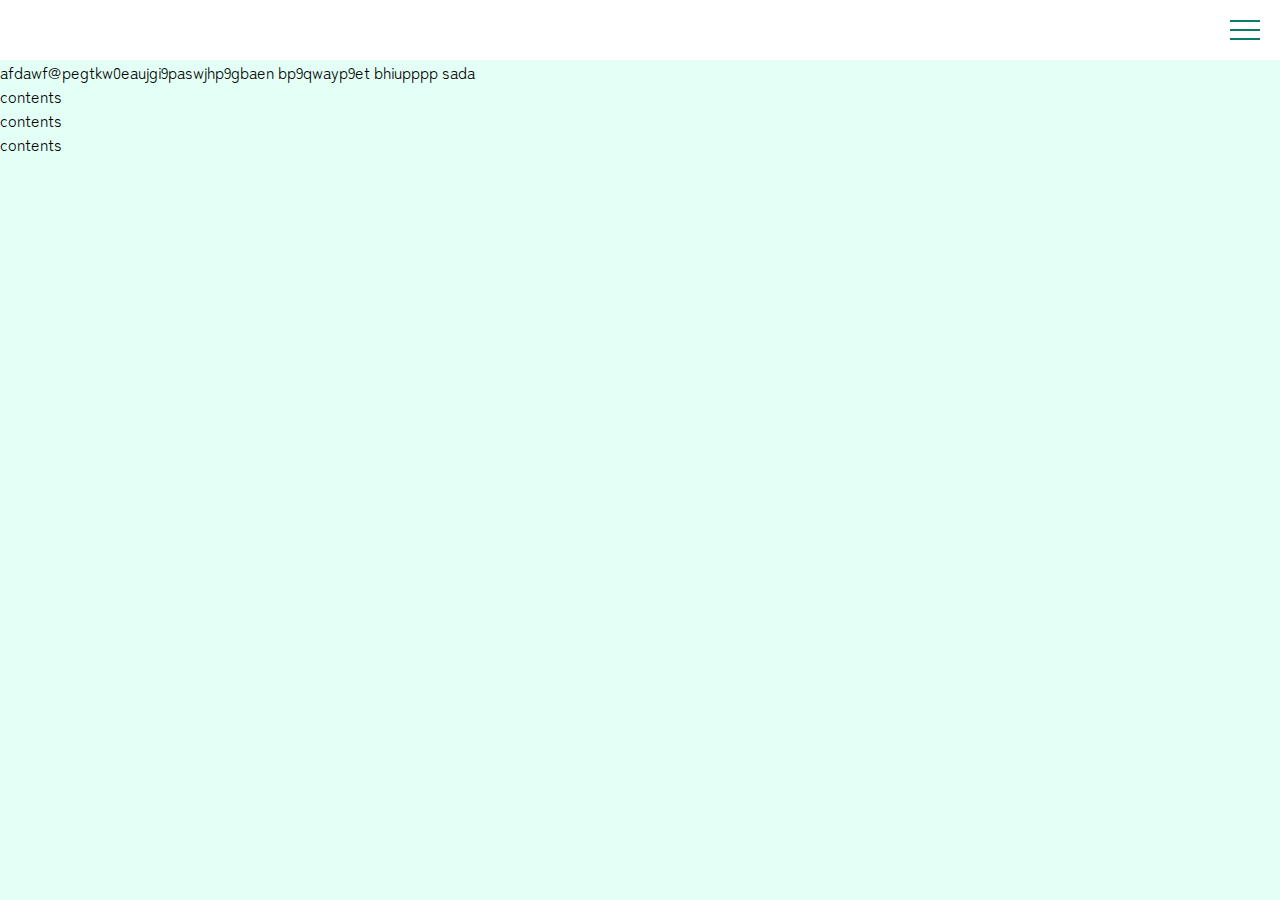
<file: pages/index.html>
<head>
    <meta charset="utf-8">
    <title>2023早稲田祭運営スタッフ新歓サイト</title>
    <link rel="stylesheet" media="(min-width: 900px)" href="../static/css/index_pc.css">
    <link rel="stylesheet" media="(max-width: 900px)" href="../static/css/index_mobile.css">
    <meta name="viewport" content="width=device-width,initial-scale=1.0">
    <script src="https://ajax.googleapis.com/ajax/libs/jquery/3.4.1/jquery.min.js"></script>
    <script type="text/javascript" src="../static/js/index.js"></script>
  </head>

<body>
<header>

    <div class="menu">
        <span class="menu__line menu__line--top"></span>
        <span class="menu__line menu__line--center"></span>
        <span class="menu__line menu__line--bottom"></span>
  </div>
    <nav class="gnav">
        <div class="gnav__wrap">
            <ul class="gnav__menu">
                <li class="gnav__menu__item"><a href="#">Top</a></li>
                <li class="gnav__menu__item"><a href="#">About us</a></li>
            </ul>
        </div>
    </nav>

</header>
<div class="qqq">
    afdawf@pegtkw0eaujgi9paswjhp9gbaen bp9qwayp9et bhiupppp

    sada











</div>

<footer>
<div class="footer-parent">
    
    <div class="footer-child">
    contents
    </div>

    <div class="footer-child">
        contents
    </div>

    <div class="footer-child">
        contents
    </div>

    </div>
</footer>

</body>
</file>
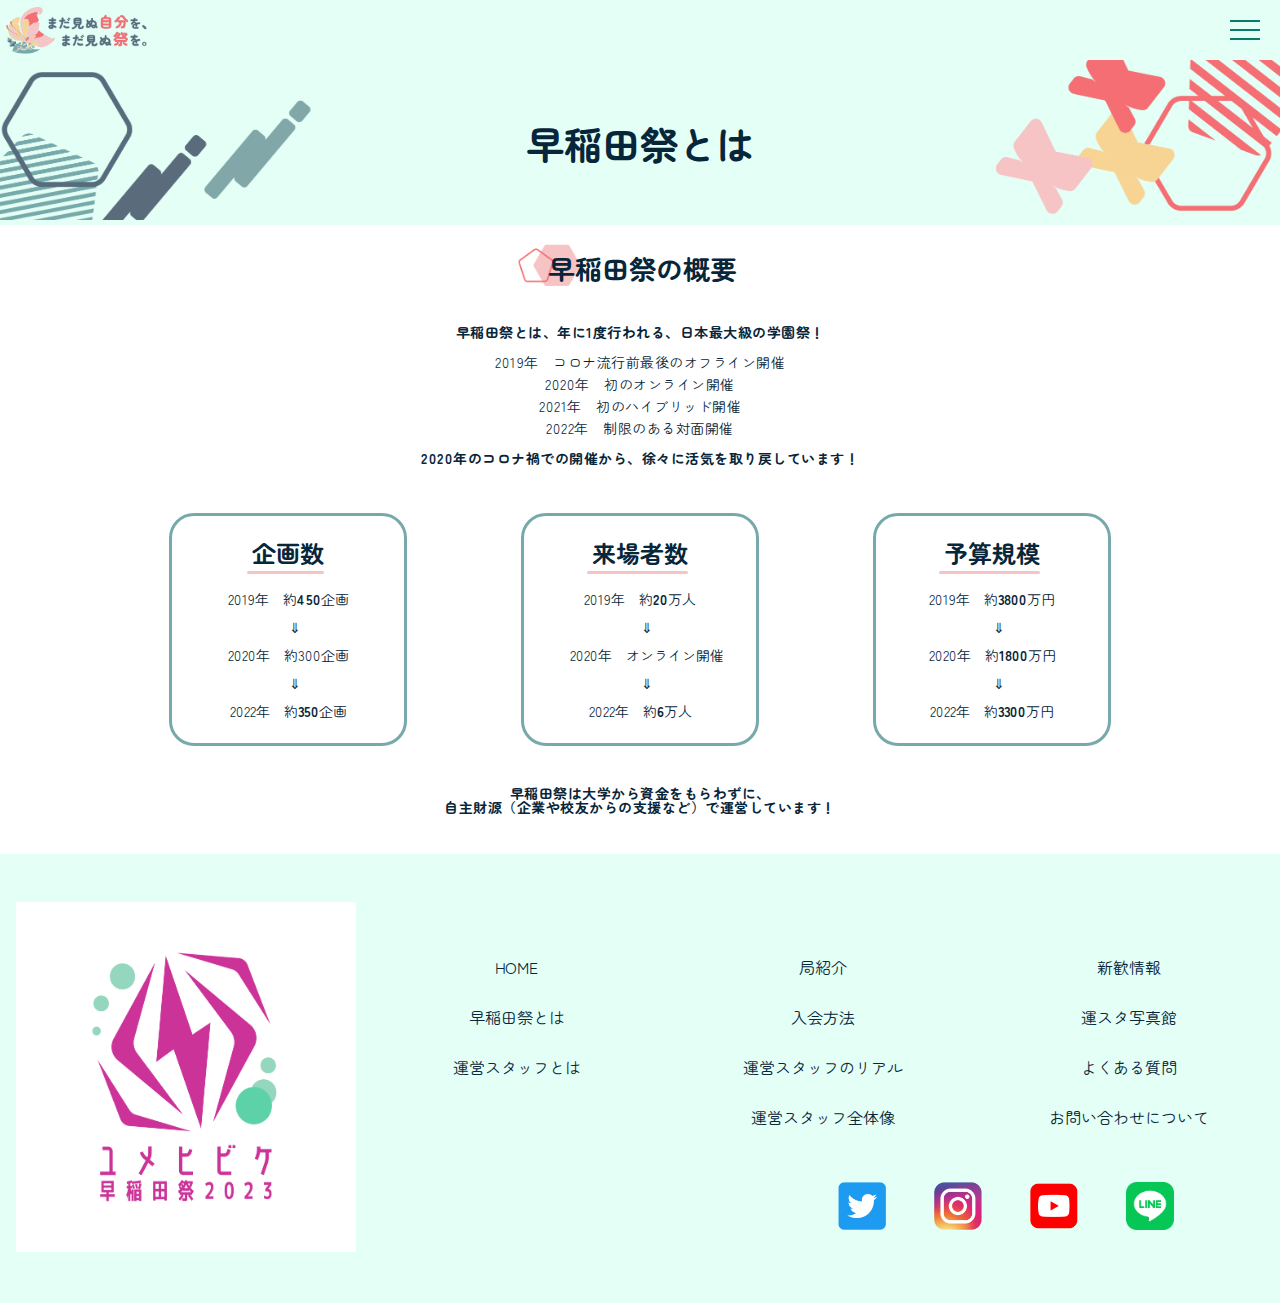
<file: pages/aboutfes.html>
<!DOCTYPE html>
<html lang="ja">
<head>
    <meta charset="utf-8">
    <title>2023早稲田祭運営スタッフ新歓</title>
    <link rel="preconnect" href="https://fonts.googleapis.com">
    <link rel="preconnect" href="https://fonts.gstatic.com" crossorigin>
    <link href="https://fonts.googleapis.com/css2?family=Zen+Maru+Gothic:wght@400;700&display=swap" rel="stylesheet">
    <link rel="stylesheet" media="(min-width: 1200px)" href="../static/css/index_pc.css">
    <link rel="stylesheet" media="(max-width: 1200px)" href="../static/css/index_mobile.css">
    <link rel="canonical" href="https://wasedasai.github.io/2023-Shinkan/index.html">
    <meta name="viewport" content="width=device-width,initial-scale=1.0">
    <meta name="description" content="早稲田祭運営スタッフ2023年度新歓用公式サイトです。"> 
    <meta name="keywords" content="早稲田祭,早稲田祭運営スタッフ,運スタ,早稲田">
    <meta property="og:url" content="https://wasedasai.github.io/2023-Shinkan/pages/about.html" />
    <meta property="og:type" content="article" />
    <meta property="og:title" content="2023早稲田祭運営スタッフ新歓サイト-早稲田祭とは" />
    <meta property="og:description" content="早稲田祭運営スタッフ2023年度新歓用公式サイトです。" />
    <meta property="og:site_name" content="2023早稲田祭運営スタッフ新歓サイト" />
    <meta property="og:image" content="https://wasedasai.github.io/2023-Shinkan/static/img/logo_catch.png" />
    <meta name="twitter:card" content="summary_large_image" />
    <meta name="twitter:site" content="@staff_wasedasai" />
    <script src="https://ajax.googleapis.com/ajax/libs/jquery/3.4.1/jquery.min.js"></script>
    <script type="text/javascript" src="../static/js/index.js"></script>
</head>

<body>
    <header class="bar">
      
        <div class="menu">
            <span class="menu__line menu__line--top"></span>
            <span class="menu__line menu__line--center"></span>
            <span class="menu__line menu__line--bottom"></span>
      </div>
        <nav class="gnav">
            <div class="gnav__wrap">
                <ul class="gnav__menu">
                    <li class="gnav__menu__item"><a href="../index.html">Top</a></li>
                    <li class="gnav__menu__item"><a href="aboutus.html">運営スタッフとは</a></li>
                    <li class="gnav__menu__item"><a href="aboutfes.html">早稲田祭とは</a></li>
                    <li class="gnav__menu__item"><a href="aboutstaff.html">運営スタッフのリアル</a></li>
                    <li class="gnav__menu__item"><a href="introduce.html">局紹介</a></li>
                    <li class="gnav__menu__item"><a href="overall.html">運スタの全体像</a></li>
                    <li class="gnav__menu__item"><a href="photogallery.html">運スタ写真館</a></li>
                    <li class="gnav__menu__item"><a href="howto.html">入会方法</a></li>
                    <li class="gnav__menu__item"><a href="event.html">新歓情報</a></li>
                    <li class="gnav__menu__item"><a href="question.html">よくある質問</a></li>
                    <li class="gnav__menu__item"><a href="contact.html">お問合せについて</a></li>
            
                </ul>
            </div>
        </nav>
            <div class="logo">
                 <img src="../static/img/logo.png" height="50px">
                </div>
    </header>

    <main>
      <div class="heroblue">
        <img src="../static/img/heroblue.png"class="herophoto">
        <p>早稲田祭とは</p>
    </div>
      <section class="history-section">
          <div class="section-title2">
            <img class="section2-img" src="../static/img/section2.png"
            />
            <div class="section2-text">早稲田祭の概要</div>
            </div>
            <div>
          <div class="box">
            <div class="itemm">
              <div class="paragraphfes">早稲田祭とは、年に1度行われる、日本最大級の学園祭！</div> 
              <div class="item">
                <div class="paragraph">2019年　コロナ流行前最後のオフライン開催</div>
                <div class="paragraph">2020年　初のオンライン開催</div>
                <div class="paragraph">2021年　初のハイブリッド開催</div>
                <div class="paragraph">2022年　制限のある対面開催</div>
            </div>
            <div class="itemm">
              <div class="paragraphfes">
              2020年のコロナ禍での開催から、徐々に活気を取り戻しています！
             </div>
        </div>
      </section>
      <section class="data-section">
        <div class="section-inner">
          <div class="box">
           
            <div class="item">
              <p></p>
              <div class="blocktitle-pink">
                企画数
              </div>
            <br></br>
              <p>2019年　約<strong>450</strong>企画</p>
              <p>　⇓</p>
              <p>2020年　約300企画</p>
              <p>　⇓</p>
              <p>2022年　約<strong>350</strong>企画</p>            
            </div>
            <div class="item">
              <p></p>
              <div class="blocktitle-pink">
                来場者数
              </div>
           <br> </br>
              <p>2019年　約<strong>20</strong>万人　　</p>
              <p>　⇓</p>
              <p>　2020年　オンライン開催</p>
              <p>　⇓</p>
              <p>2022年　約<strong>6</strong>万人　　　</p>              
            </div>
            <div class="item">
              <p></p>
              <div class="blocktitle-pink">
                予算規模
              </div>
            <br></br>
              <p>2019年　約<strong>3800</strong>万円</p>
              <p>　⇓</p>
              <p>2020年　約<strong>1800</strong>万円</p>
              <p>　⇓</p>
              <p>2022年　約<strong>3300</strong>万円</p>
            </div>
          </div>
        </div>
          <div class="paragraphfes2">
            早稲田祭は大学から資金をもらわずに、</br>自主財源（企業や校友からの支援など）で運営しています！
          </div>
      </section>

 <footer class="footer">
    <div class="footer-inner">
      <div class="footer-body">
        <div class="footer-logo-container">
          <img class="footer-logo" src="../static/img/logo_catch.png"
          />
        </div>
        <div class="footer-navi-list">

          <hr />
          <ul class="nav-list">
           <li><a href="../index.html">HOME</a></li> <li><a href="aboutfes.html">早稲田祭とは</a></li>
            <li><a href="aboutus.html">運営スタッフとは</a></li>
          </ul>
          <hr />
          <ul class="nav-list">
            
            <li> <a href ="introduce.html">局紹介</a>
            </li>
            <li><a href ="howto.html">入会方法</a>
            </li>
            <li><a href="aboutstaff.html">
              運営スタッフのリアル
            </a></li>
            <li><a href="overall.html">運営スタッフ全体像</a></li>
          </ul>
          <hr />
          <ul class="nav-list">
            <li><a href ="event.html">新歓情報</a></li>
            <li><a href="photogallery.html">運スタ写真館</a></li>
            <li><a href="question.html">よくある質問</a></li>
            <li><a href="contact.html">お問い合わせについて</a></li>
          </ul>
        </div>
      </div>

      <div class="sns-links-container">
        <a
          href="https://twitter.com/wasedasai_new"
          target="_blank"
          rel="noopener noreferrer"
          ><img
            class="sns-link"
            src="../static/img/twitter.png"
            alt="twitterのリンク"
        /></a>
        <a
          href="https://instagram.com/wasedasai_new/"
          target="_blank"
          rel="noopener noreferrer"
          ><img
            class="sns-link"
            src="../static/img/instagram.png"
            alt="instagramのリンク"
        /></a>
        <a
          href="https://youtube.com/channel/UCwyXxBLHp1ku0arseLoIaGA"
          target="_blank"
          rel="noopener noreferrer"
          ><img
            class="sns-link"
            src="../static/img/youtube.png"
            alt="youtubeのリンク"
        /></a>
        <a
          href=" https://lin.ee/xsMkJ59"
          target="_blank"
          rel="noopener noreferrer"
          ><img
            class="sns-link"
            src="../static/img/line.png"
            alt="noteのリンク"
        /></a>
      </div>
    </div>
</footer>
</main>
<style>
  .section-title2 {
    margin-left: auto;
    margin-right: auto;
  }
    
    .section-inner {
      max-width: 1024px;
      padding-bottom: 40px;
      margin: auto;
    }
    .history-section{
      font-size: 18px;
      line-height: 1em;
      padding-bottom: 40px;
      background-color: #ffffff;
    color:#08263A;
    }
    .data-section {
      line-height: 14px;
      font-size: 14px;
      background-color: #ffffff;
    color:#08263A;
    }
  
    .history-section .item {
      padding: 0.5rem 0;
      gap: 1rem;
      text-align: center;
   
    }
    .itemm {
      text-align: center;
    }
    .data-section .box {
      display: flex;
      justify-content: space-around;
      gap: 2rem;
  
    }
    
    @media screen and (min-width: 1200px) {
      .data-section {
        position: relative;
      }
    
      .data-section::before {
        content: '';
        width: 80px;
        height: 80px;
        position: absolute;
        top: 40px;
        left: 40px;
        background-position: center;
        background-repeat: no-repeat;
        background-size: cover;
      }
    
      .data-section::after {
        content: '';
        width: 100px;
        height: 100px;
        position: absolute;
        bottom: 40px;
        right: 40px;
        background-position: center;
        background-repeat: no-repeat;
        background-size: cover;
      }
    }
    
    .data-section .box .item {
      width: 200px;
      height:195px;
      border-radius: 25px;
      color: #08263A;
      text-align: center;
      padding: 1rem;
      border: 3px solid #77A9AA;
      text-align:center;
    }
    
    .blocktitle-pink {
      text-align: center;
      color: #08263A;
      font-size: 24px;
      font-weight: 600;
   
    }
    
   .paragraphfes{
     letter-spacing: 0.5px;
      line-height: 14px;
      font-size: 14px;
      padding-bottom: 8px;
      font-weight: bold;
      color:#08263a;
      text-align: center;
   }
  
   .paragraphfes2{
    letter-spacing: 0.5px;
      line-height: 14px;
      font-size: 14px;
      padding-bottom: 8px;
      font-weight: bold;
      color:#08263a;
      text-align: center;
    padding-bottom: 40px;
   }
    
    @media screen and (max-width: 720px) {
      .data-section .box {
        display: flex;
        flex-direction: column;
        justify-content: center;
        align-items: center;
      }
    }
    </style>
</body>
</html>
</file>
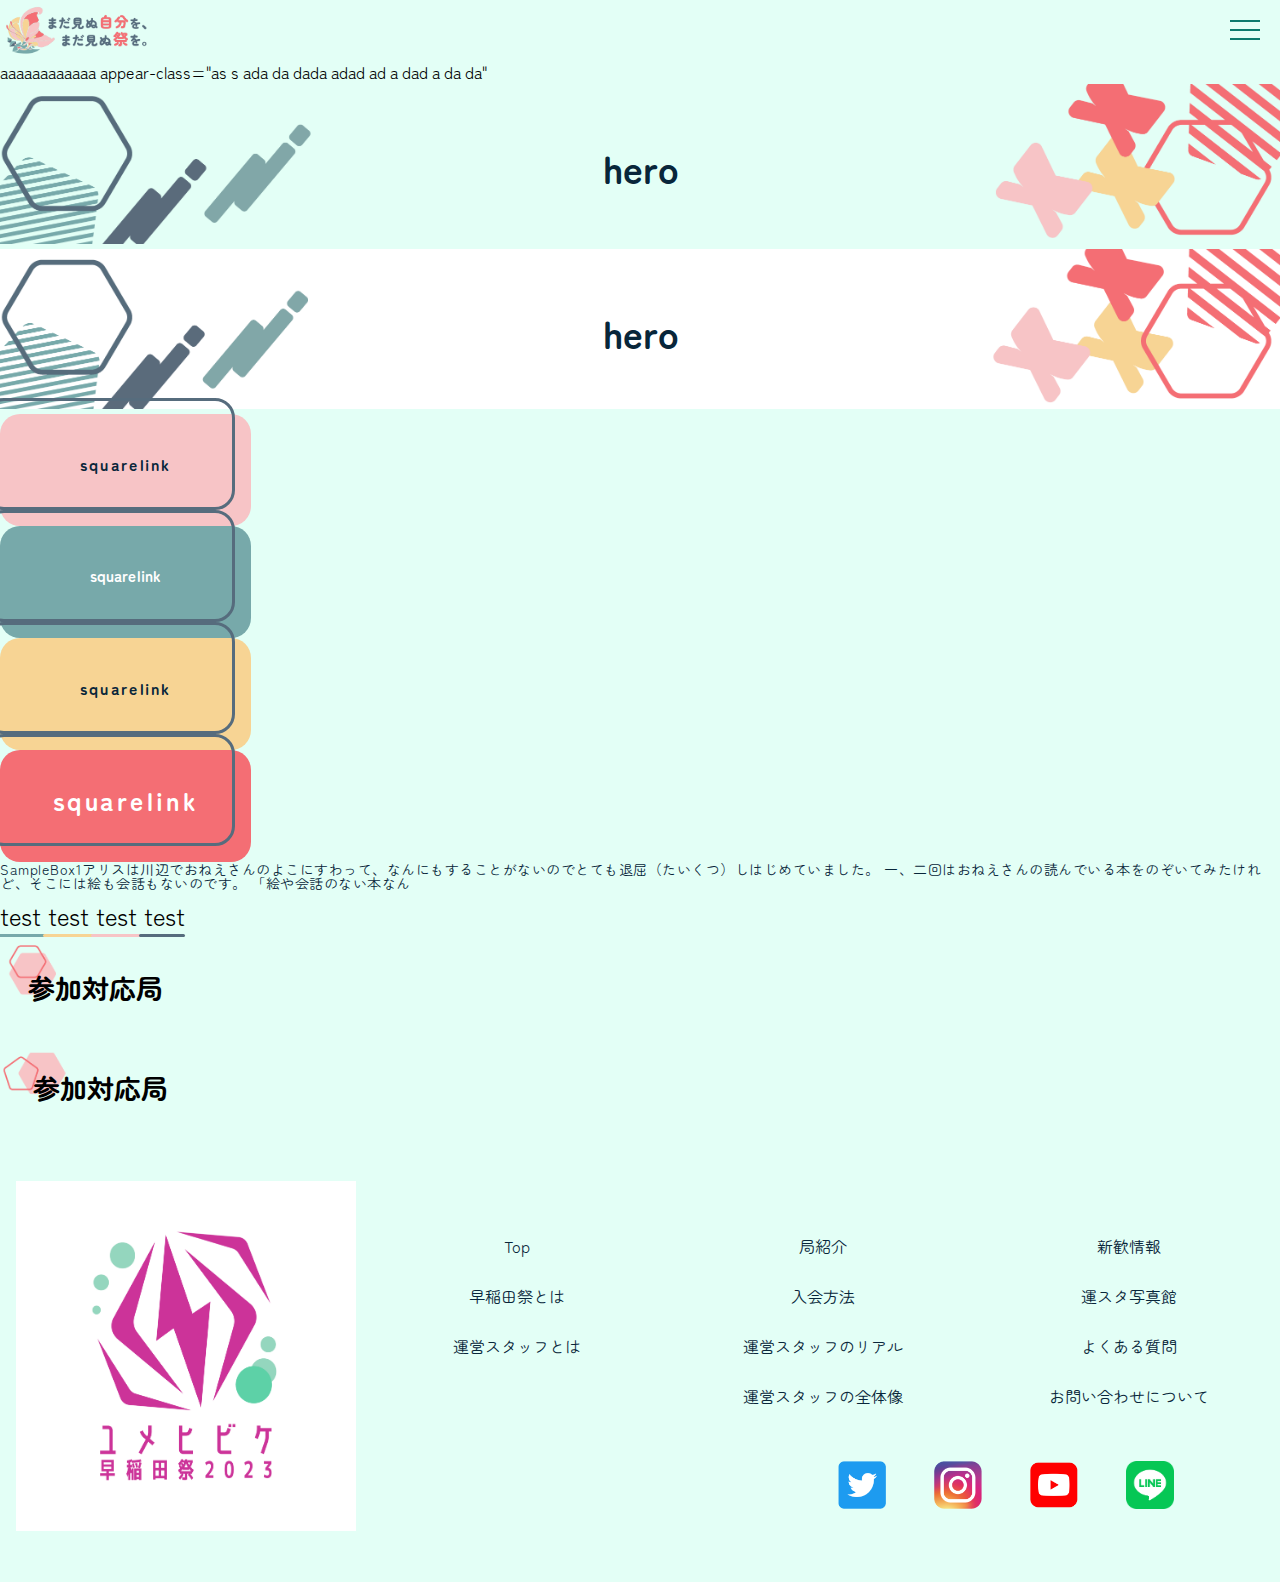
<file: pages/components.html>
<!DOCTYPE html>
<html lang="ja">
<head>
    <meta charset="utf-8">
    <title>2023早稲田祭運営スタッフ新歓</title>
    <link rel="preconnect" href="https://fonts.googleapis.com">
    <link rel="preconnect" href="https://fonts.gstatic.com" crossorigin>
    <link href="https://fonts.googleapis.com/css2?family=Zen+Maru+Gothic:wght@400;700&display=swap" rel="stylesheet">
    <link rel="stylesheet" media="(min-width: 1200px)" href="../static/css/index_pc.css">
    <link rel="stylesheet" media="(max-width: 1200px)" href="../static/css/index_mobile.css">
    <link rel="canonical" href="https://wasedasai.github.io/2023-Shinkan/index.html">
    <meta name="viewport" content="width=device-width,initial-scale=1.0">
    <meta name="description" content="早稲田祭運営スタッフ2023年度新歓用公式サイトです。"> 
    <meta name="keywords" content="早稲田祭,早稲田祭運営スタッフ,運スタ,早稲田">
    <meta property="og:url" content="https://wasedasai.github.io/2023-Shinkan/pages/about.html" />
    <meta property="og:type" content="article" />
    <meta name="robots" content="noindex" />
    <meta property="og:title" content="2023早稲田祭運営スタッフ新歓サイト-components" />
    <meta property="og:description" content="早稲田祭運営スタッフ2023年度新歓用公式サイトです。" />
    <meta property="og:site_name" content="2023早稲田祭運営スタッフ新歓サイト" />
    <meta property="og:image" content="https://wasedasai.github.io/2023-Shinkan/static/img/logo_catch.png" />
    <meta name="twitter:card" content="summary_large_image" />
    <meta name="twitter:site" content="@staff_wasedasai" />
    <script src="https://ajax.googleapis.com/ajax/libs/jquery/3.4.1/jquery.min.js"></script>
    <script type="text/javascript" src="../static/js/index.js"></script>
</head>

<body>
    <header class="bar">
      
        <div class="menu">
            <span class="menu__line menu__line--top"></span>
            <span class="menu__line menu__line--center"></span>
            <span class="menu__line menu__line--bottom"></span>
      </div>
        <nav class="gnav">
            <div class="gnav__wrap">
                <ul class="gnav__menu">
                    <li class="gnav__menu__item"><a href="top.html">Top</a></li>
                    <li class="gnav__menu__item"><a href="aboutus.html">運営スタッフとは</a></li>
                    <li class="gnav__menu__item"><a href="introduce.html">局紹介</a></li>
                    <li class="gnav__menu__item"><a href="howto.html">入会方法</a></li>
                    <li class="gnav__menu__item"><a href="event.html">新歓情報</a></li>
                    <li class="gnav__menu__item"><a href="contact.html">お問い合わせ</a></li>
                    <li class="gnav__menu__item"><a href="photogallery.html">運スタ写真館</a></li>
                </ul>
            </div>
        </nav>
            <div class="logo">
                 <img src="../static/img/logo.png" height="50px">
                </div>
    </header>

 <div class="spacer" style="height:100%;">
    aaaaaaaaaaaa
    appear-class="as
    s
    ada
    da
    dada
    adad
    ad
    a
    dad
    a
    da
    da"
 </div>
 <div class="heroblue">
    <img src="../static/img/heroblue.png"class="herophoto">
    <p>hero</p>
</div>
<div class="herowhite">
    <img src="../static/img/herowhite.png"class="herophoto">
    <p>hero</p>
</div>

<div class="squarelinkpink">
    <a href="" class="btn-pink btn-border-shadow btn-border-shadow--color">squarelink</a>
</div>

<div class="squarelinkgreen">
    <a href="" class="btn-green btn-border-shadow-green btn-border-shadow--color-green">squarelink</a>
</div>

<div class="squarelinkyellow">
    <a href="" class="btn-yellow btn-border-shadow-yellow btn-border-shadow--color-yellow">squarelink</a>
</div>

<div class="squarelinkred">
    <a href="" class="btn-red btn-border-shadow-red btn-border-shadow--color-red">squarelink</a>
</div>


<div class="paragraph">
    SampleBox1アリスは川辺でおねえさんのよこにすわって、なんにもすることがないのでとても退屈（たいくつ）しはじめていました。

    一、二回はおねえさんの読んでいる本をのぞいてみたけれど、そこには絵も会話もないのです。
    「絵や会話のない本なん
</div>

<div class="blocktitle-green">
  test
</div>
<div class="blocktitle-yellow">
 test
</div>

<div class="blocktitle-pink">
  test
</div>

<div class="blocktitle-navy">
 test
</div>

<div class="section-title1">
  <img class="section1-img" src="../static/img/section1.png"
  />
  <div class="section1-text">参加対応局</div>
  </div>


    <div class="section-title2">
      <img class="section2-img" src="../static/img/section2.png"
      />
      <div class="section2-text">参加対応局</div>
      </div>


 <footer class="footer">
    <div class="footer-inner">
      <div class="footer-body">
        <div class="footer-logo-container">
          <img class="footer-logo" src="../static/img/logo_catch.png"
          />
        </div>
        <div class="footer-navi-list">

          <hr />
          <ul class="nav-list">
           <li><a href="top.html">Top</a></li> <li><a href="aboutfes.html">早稲田祭とは</a></li>
            <li><a href="aboutus.html">運営スタッフとは</a></li>
          </ul>
          <hr />
          <ul class="nav-list">
            
            <li> <a href ="introduce.html">局紹介</a>
            </li>
            <li><a href ="howto.html">入会方法</a>
            </li>
            <li><a href="aboutstaff.html">
             運営スタッフのリアル
            </a></li>
            <li><a href="overall.html">運営スタッフの全体像</a></li>
          </ul>
          <hr />
          <ul class="nav-list">
            <li><a href ="event.html">新歓情報</a></li>
            <li><a href="photogallery.html">運スタ写真館</a></li>
            <li><a href="question.html">よくある質問</a></li>
            <li><a href="contact.html">お問い合わせについて</a></li>
          </ul>
        </div>
      </div>

      <div class="sns-links-container">
        <a
          href="https://twitter.com/wasedasai_new"
          target="_blank"
          rel="noopener noreferrer"
          ><img
            class="sns-link"
            src="../static/img/twitter.png"
            alt="twitterのリンク"
        /></a>
        <a
          href="https://instagram.com/wasedasai_new/"
          target="_blank"
          rel="noopener noreferrer"
          ><img
            class="sns-link"
            src="../static/img/instagram.png"
            alt="instagramのリンク"
        /></a>
        <a
          href="https://youtube.com/channel/UCwyXxBLHp1ku0arseLoIaGA"
          target="_blank"
          rel="noopener noreferrer"
          ><img
            class="sns-link"
            src="../static/img/youtube.png"
            alt="youtubeのリンク"
        /></a>
        <a
          href=" https://lin.ee/xsMkJ59"
          target="_blank"
          rel="noopener noreferrer"
          ><img
            class="sns-link"
            src="../static/img/line.png"
            alt="noteのリンク"
        /></a>
      </div>
    </div>
</footer>
</body>
</html>
</file>
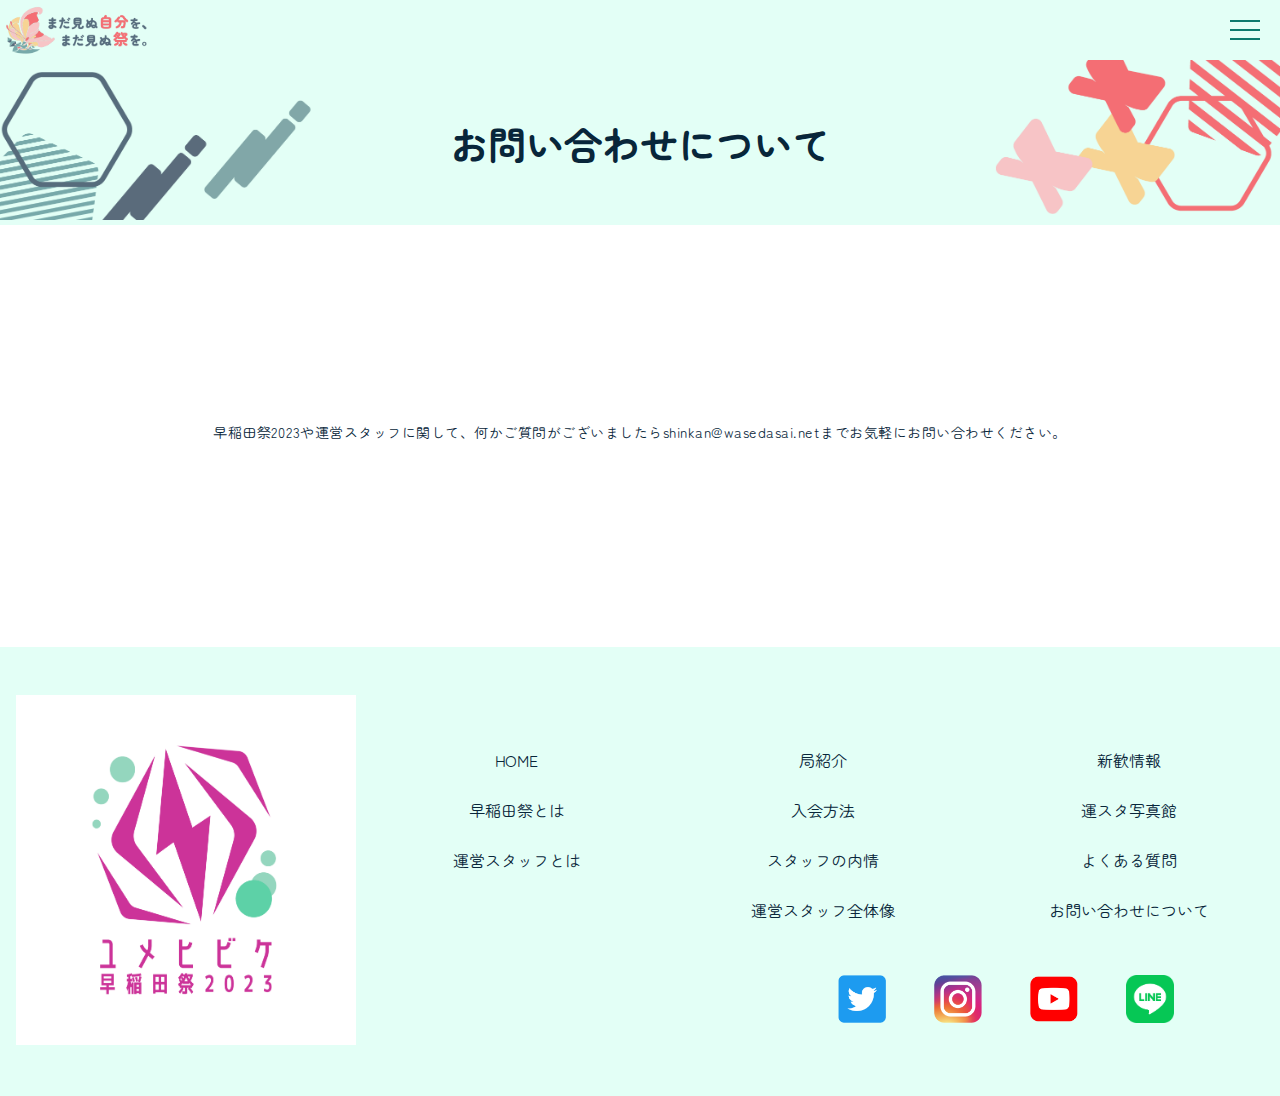
<file: pages/contact.html>
<!DOCTYPE html>
<html lang="ja">
<head>
    <meta charset="utf-8">
    <title>2023早稲田祭運営スタッフ新歓</title>
    <link rel="preconnect" href="https://fonts.googleapis.com">
    <link rel="preconnect" href="https://fonts.gstatic.com" crossorigin>
    <link href="https://fonts.googleapis.com/css2?family=Zen+Maru+Gothic:wght@400;700&display=swap" rel="stylesheet">
    <link rel="stylesheet" media="(min-width: 1200px)" href="../static/css/index_pc.css">
    <link rel="stylesheet" media="(max-width: 1200px)" href="../static/css/index_mobile.css">
    <link rel="canonical" href="https://wasedasai.github.io/2023-Shinkan/index.html">
    <meta name="viewport" content="width=device-width,initial-scale=1.0">
    <meta name="description" content="早稲田祭運営スタッフ2023年度新歓用公式サイトです。"> 
    <meta name="keywords" content="早稲田祭,早稲田祭運営スタッフ,運スタ,早稲田">
    <meta property="og:url" content="https://wasedasai.github.io/2023-Shinkan/pages/about.html" />
    <meta property="og:type" content="article" />
    <meta property="og:title" content="2023早稲田祭運営スタッフ新歓サイト-スタッフの内情" />
    <meta property="og:description" content="早稲田祭運営スタッフ2023年度新歓用公式サイトです。" />
    <meta property="og:site_name" content="2023早稲田祭運営スタッフ新歓サイト" />
    <meta property="og:image" content="https://wasedasai.github.io/2023-Shinkan/static/img/logo_catch.png" />
    <meta name="twitter:card" content="summary_large_image" />
    <meta name="twitter:site" content="@staff_wasedasai" />
    <script src="https://ajax.googleapis.com/ajax/libs/jquery/3.4.1/jquery.min.js"></script>
    <script type="text/javascript" src="../static/js/index.js"></script>
</head>

<body>
    <header class="bar">
      
        <div class="menu">
            <span class="menu__line menu__line--top"></span>
            <span class="menu__line menu__line--center"></span>
            <span class="menu__line menu__line--bottom"></span>
      </div>
        <nav class="gnav">
            <div class="gnav__wrap">
                <ul class="gnav__menu">
                  <li class="gnav__menu__item"><a href="../index.html">Top</a></li>
                  <li class="gnav__menu__item"><a href="aboutus.html">運営スタッフとは</a></li>
                  <li class="gnav__menu__item"><a href="aboutfes.html">早稲田祭とは</a></li>
                  <li class="gnav__menu__item"><a href="aboutstaff.html">運営スタッフのリアル</a></li>
                  <li class="gnav__menu__item"><a href="introduce.html">局紹介</a></li>
                  <li class="gnav__menu__item"><a href="overall.html">運スタの全体像</a></li>
                  <li class="gnav__menu__item"><a href="photogallery.html">運スタ写真館</a></li>
                  <li class="gnav__menu__item"><a href="howto.html">入会方法</a></li>
                  <li class="gnav__menu__item"><a href="event.html">新歓情報</a></li>
                  <li class="gnav__menu__item"><a href="question.html">よくある質問</a></li>
                  <li class="gnav__menu__item"><a href="contact.html">お問合せについて</a></li>
                </ul>
            </div>
        </nav>
            <div class="logo">
                 <img src="../static/img/logo.png" height="50px">
                </div>
    </header>


 <div class="heroblue">
    <img src="../static/img/heroblue.png"class="herophoto">
    <p>お問い合わせについて</p>
</div>
<div class="spacer" style="height:200px;">
</div>
<div class="paragraph">
  早稲田祭2023や運営スタッフに関して、何かご質問がございましたらshinkan@wasedasai.netまでお気軽にお問い合わせください。
  </div>

<style>
  .paragraph{text-align: center;
  background-color: #ffffff;}
  .spacer{background-color: #ffffff;}
  .heroblue p{
    white-space: nowrap;
  }
</style>
<div class="spacer" style="height:200px;">
</div>

 <footer class="footer">
    <div class="footer-inner">
      <div class="footer-body">
        <div class="footer-logo-container">
          <img class="footer-logo" src="../static/img/logo_catch.png"
          />
        </div>
        <div class="footer-navi-list">

          <hr />
          <ul class="nav-list">
           <li><a href="../index.html">HOME</a></li> <li><a href="aboutfes.html">早稲田祭とは</a></li>
            <li><a href="aboutus.html">運営スタッフとは</a></li>
          </ul>
          <hr />
          <ul class="nav-list">
            
            <li> <a href ="introduce.html">局紹介</a>
            </li>
            <li><a href ="howto.html">入会方法</a>
            </li>
            <li><a href="aboutstaff.html">
             スタッフの内情
            </a></li>
            <li><a href="overall.html">運営スタッフ全体像</a></li>
          </ul>
          <hr />
          <ul class="nav-list">
            <li><a href ="event.html">新歓情報</a></li>
            <li><a href="photogallery.html">運スタ写真館</a></li>
            <li><a href="question.html">よくある質問</a></li>
            <li><a href="contact.html">お問い合わせについて</a></li>
          </ul>
        </div>
      </div>

      <div class="sns-links-container">
        <a
          href="https://twitter.com/wasedasai_new"
          target="_blank"
          rel="noopener noreferrer"
          ><img
            class="sns-link"
            src="../static/img/twitter.png"
            alt="twitterのリンク"
        /></a>
        <a
          href="https://instagram.com/wasedasai_new/"
          target="_blank"
          rel="noopener noreferrer"
          ><img
            class="sns-link"
            src="../static/img/instagram.png"
            alt="instagramのリンク"
        /></a>
        <a
          href="https://youtube.com/channel/UCwyXxBLHp1ku0arseLoIaGA"
          target="_blank"
          rel="noopener noreferrer"
          ><img
            class="sns-link"
            src="../static/img/youtube.png"
            alt="youtubeのリンク"
        /></a>
        <a
          href=" https://lin.ee/xsMkJ59"
          target="_blank"
          rel="noopener noreferrer"
          ><img
            class="sns-link"
            src="../static/img/line.png"
            alt="noteのリンク"
        /></a>
      </div>
    </div>
</footer>
</body>
</html>
</file>
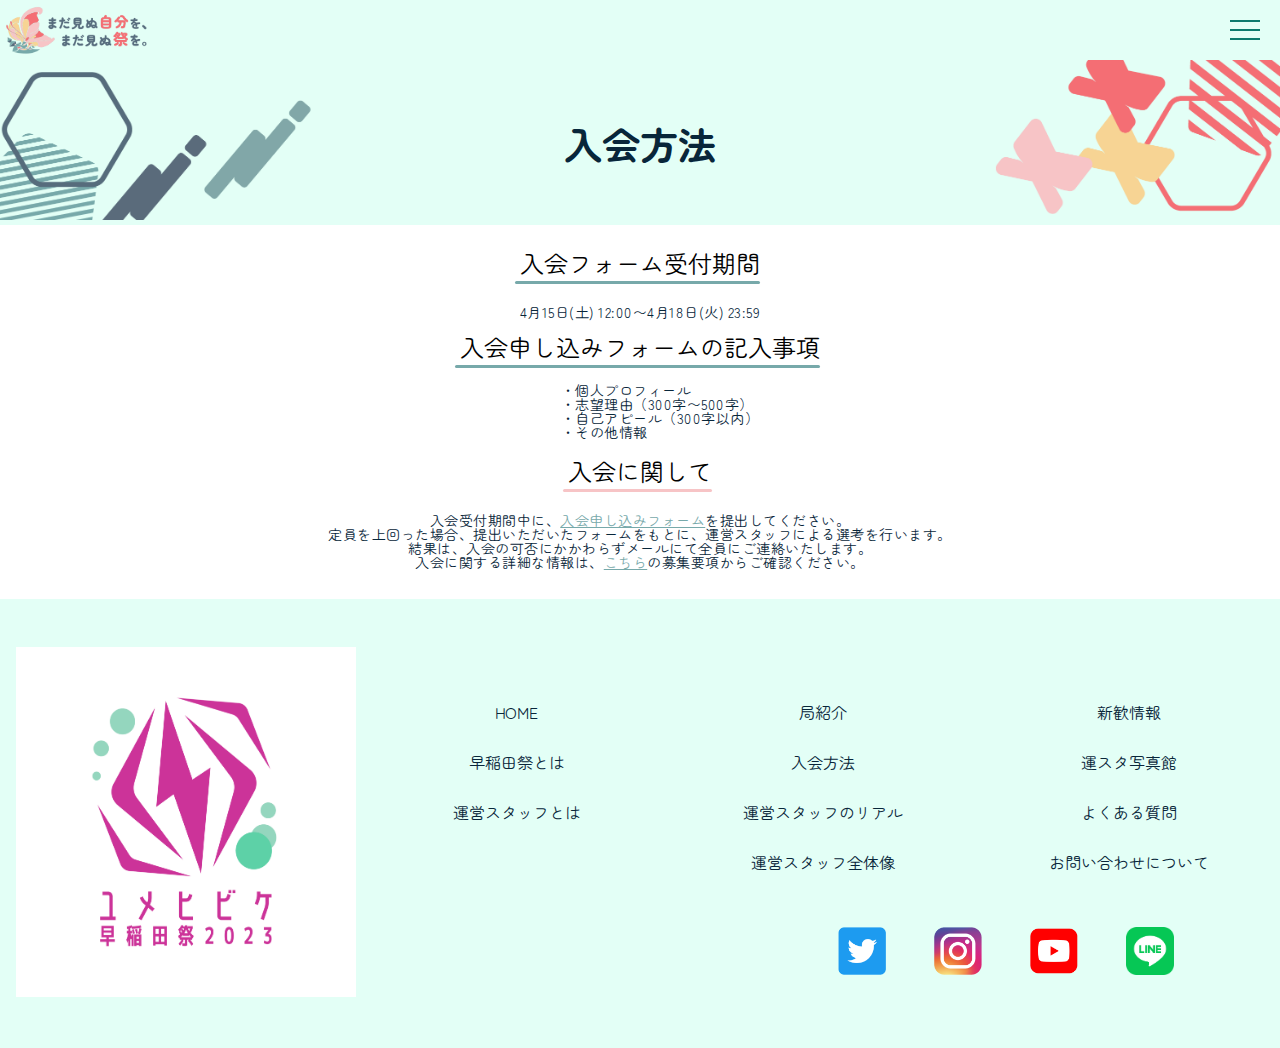
<file: pages/howto.html>
<!DOCTYPE html>
<html lang="ja">
<head>
    <meta charset="utf-8">
    <title>2023早稲田祭運営スタッフ新歓</title>
    <link rel="preconnect" href="https://fonts.googleapis.com">
    <link rel="preconnect" href="https://fonts.gstatic.com" crossorigin>
    <link href="https://fonts.googleapis.com/css2?family=Zen+Maru+Gothic:wght@400;700&display=swap" rel="stylesheet">
    <link rel="stylesheet" media="(min-width: 1200px)" href="../static/css/index_pc.css">
    <link rel="stylesheet" media="(max-width: 1200px)" href="../static/css/index_mobile.css">
    <link rel="canonical" href="https://wasedasai.github.io/2023-Shinkan/index.html">
    <meta name="viewport" content="width=device-width,initial-scale=1.0">
    <meta name="description" content="早稲田祭運営スタッフ2023年度新歓用公式サイトです。"> 
    <meta name="keywords" content="早稲田祭,早稲田祭運営スタッフ,運スタ,早稲田">
    <meta property="og:url" content="https://wasedasai.github.io/2023-Shinkan/pages/about.html" />
    <meta property="og:type" content="article" />
    <meta property="og:title" content="2023早稲田祭運営スタッフ新歓サイト-入会方法" />
    <meta property="og:description" content="早稲田祭運営スタッフ2023年度新歓用公式サイトです。" />
    <meta property="og:site_name" content="2023早稲田祭運営スタッフ新歓サイト" />
    <meta property="og:image" content="https://wasedasai.github.io/2023-Shinkan/static/img/logo_catch.png" />
    <meta name="twitter:card" content="summary_large_image" />
    <meta name="twitter:site" content="@staff_wasedasai" />
    <script src="https://ajax.googleapis.com/ajax/libs/jquery/3.4.1/jquery.min.js"></script>
    <script type="text/javascript" src="../static/js/index.js"></script>
</head>

<body>
    <header class="bar">
      
        <div class="menu">
            <span class="menu__line menu__line--top"></span>
            <span class="menu__line menu__line--center"></span>
            <span class="menu__line menu__line--bottom"></span>
      </div>
        <nav class="gnav">
            <div class="gnav__wrap">
                <ul class="gnav__menu">
                  <li class="gnav__menu__item"><a href="../index.html">Top</a></li>
                  <li class="gnav__menu__item"><a href="aboutus.html">運営スタッフとは</a></li>
                  <li class="gnav__menu__item"><a href="aboutfes.html">早稲田祭とは</a></li>
                  <li class="gnav__menu__item"><a href="aboutstaff.html">運営スタッフのリアル</a></li>
                  <li class="gnav__menu__item"><a href="introduce.html">局紹介</a></li>
                  <li class="gnav__menu__item"><a href="overall.html">運スタの全体像</a></li>
                  <li class="gnav__menu__item"><a href="photogallery.html">運スタ写真館</a></li>
                  <li class="gnav__menu__item"><a href="howto.html">入会方法</a></li>
                  <li class="gnav__menu__item"><a href="event.html">新歓情報</a></li>
                  <li class="gnav__menu__item"><a href="question.html">よくある質問</a></li>
                  <li class="gnav__menu__item"><a href="contact.html">お問合せについて</a></li>
                </ul>
            </div>
        </nav>
            <div class="logo">
                 <img src="../static/img/logo.png" height="50px">
                </div>
    </header>
    <div class="heroblue">
      <img src="../static/img/heroblue.png"class="herophoto">
      <p>入会方法</p>
  </div>

  <div class="howtocontainer">
  <div class="blt-green1">
    <div class="blocktitle-green">
    入会フォーム受付期間
    </div>
 </div>
  <div class="paragraph">
    4月15日(土) 12:00〜4月18日(火) 23:59
  </div>
<div class="blt-green">
  <div class="blocktitle-green">
    入会申し込みフォームの記入事項
  </div>
</div>
<ul class="listcontainer">
  <li>
    ・個人プロフィール
  </li>
  <li>
    ・志望理由（300字〜500字）
  </li>
  <li>
    ・自己アピール（300字以内）
  </li>
  <li>
    ・その他情報
  </li>
</ul>
<div class="blt-pink">
  <div class="blocktitle-pink">
    入会に関して
  </div>
</div>
<div class="paragraphcontainer">
  <div class="paragraph">
    入会受付期間中に、<a href="https://docs.google.com/forms/d/e/1FAIpQLSeT-1exHPz3LPO-2rHhPL9ZU8ugGklLp2Z5zu_MHmIvLHF8mw/closedform">入会申し込みフォーム</a>を提出してください。</br>
定員を上回った場合、提出いただいたフォームをもとに、運営スタッフによる選考を行います。</br>
結果は、入会の可否にかかわらずメールにて全員にご連絡いたします。</br>
入会に関する詳細な情報は、<a href="https://drive.google.com/file/d/1325En4qWRGdlFXURCdvu9mpC386UH9xV/view">こちら</a>の募集要項からご確認ください。
  </div>
</div>
  <style>
    .howtocontainer{
     text-align: center;
     background-color: #ffffff;
    }
    .listcontainer {
    display: table;
    text-align: left;
    margin-left: auto;
    margin-right: auto;
    list-style: none;
    letter-spacing: 0.5px;
    line-height: 14px;
    font-size: 14px;
    padding-top: 5px;
    padding-bottom: 0px;
    font-weight: 400;
    color:#08263a;
}
    .howtocontainer a{
    color:#77a9aa;
    }
   .howtocontainer a:hover{
    color:#f7c4c6;
   }
   .blt-green1{
    padding-top: 20px;
   }
    .paragraph{
      padding-top: 25px;
      padding-bottom: 10px;
    }
    .paragraphcontainer{
      padding-bottom: 20px;
    }
    @media screen and (max-width: 520px){
      .howtocontainer{
        padding: 0em 2em;
      }
      .blocktitle-green{
        font-size: 20px
      }
      .blocktitle-pink{
        font-size: 20px;
      }
    }
  </style>
</div>

<footer class="footer">
  <div class="footer-inner">
    <div class="footer-body">
      <div class="footer-logo-container">
        <img class="footer-logo" src="../static/img/logo_catch.png"
        />
      </div>
      <div class="footer-navi-list">

        <hr />
        <ul class="nav-list">
         <li><a href="../index.html">HOME</a></li> <li><a href="aboutfes.html">早稲田祭とは</a></li>
          <li><a href="aboutus.html">運営スタッフとは</a></li>
        </ul>
        <hr />
        <ul class="nav-list">
          
          <li> <a href ="introduce.html">局紹介</a>
          </li>
          <li><a href ="howto.html">入会方法</a>
          </li>
          <li><a href="aboutstaff.html">
            運営スタッフのリアル
          </a></li>
          <li><a href="overall.html">運営スタッフ全体像</a></li>
        </ul>
        <hr />
        <ul class="nav-list">
          <li><a href ="event.html">新歓情報</a></li>
          <li><a href="photogallery.html">運スタ写真館</a></li>
          <li><a href="question.html">よくある質問</a></li>
          <li><a href="contact.html">お問い合わせについて</a></li>
        </ul>
      </div>
    </div>

    <div class="sns-links-container">
      <a
        href="https://twitter.com/wasedasai_new"
        target="_blank"
        rel="noopener noreferrer"
        ><img
          class="sns-link"
          src="../static/img/twitter.png"
          alt="twitterのリンク"
      /></a>
      <a
        href="https://instagram.com/wasedasai_new/"
        target="_blank"
        rel="noopener noreferrer"
        ><img
          class="sns-link"
          src="../static/img/instagram.png"
          alt="instagramのリンク"
      /></a>
      <a
        href="https://youtube.com/channel/UCwyXxBLHp1ku0arseLoIaGA"
        target="_blank"
        rel="noopener noreferrer"
        ><img
          class="sns-link"
          src="../static/img/youtube.png"
          alt="youtubeのリンク"
      /></a>
      <a
        href=" https://lin.ee/xsMkJ59"
        target="_blank"
        rel="noopener noreferrer"
        ><img
          class="sns-link"
          src="../static/img/line.png"
          alt="noteのリンク"
      /></a>
    </div>
  </div>
</footer>
</body>
</html>
</file>
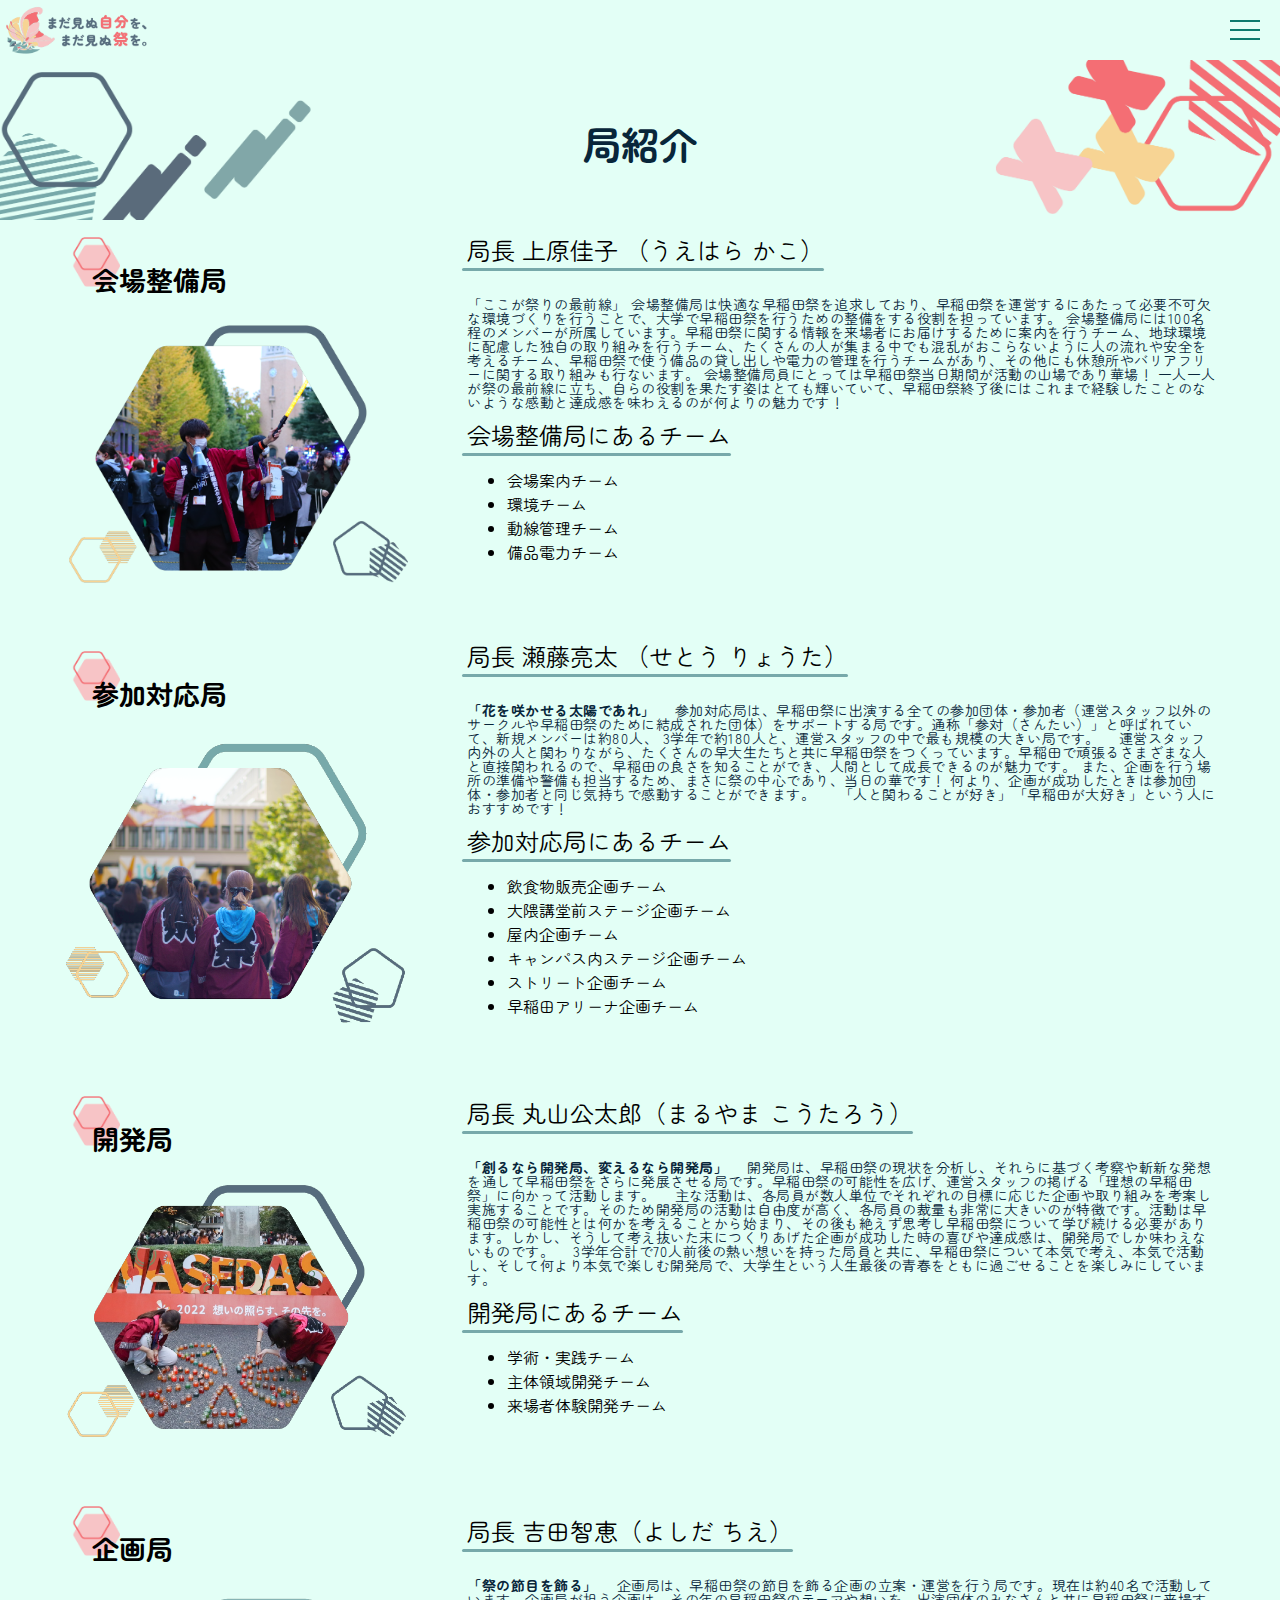
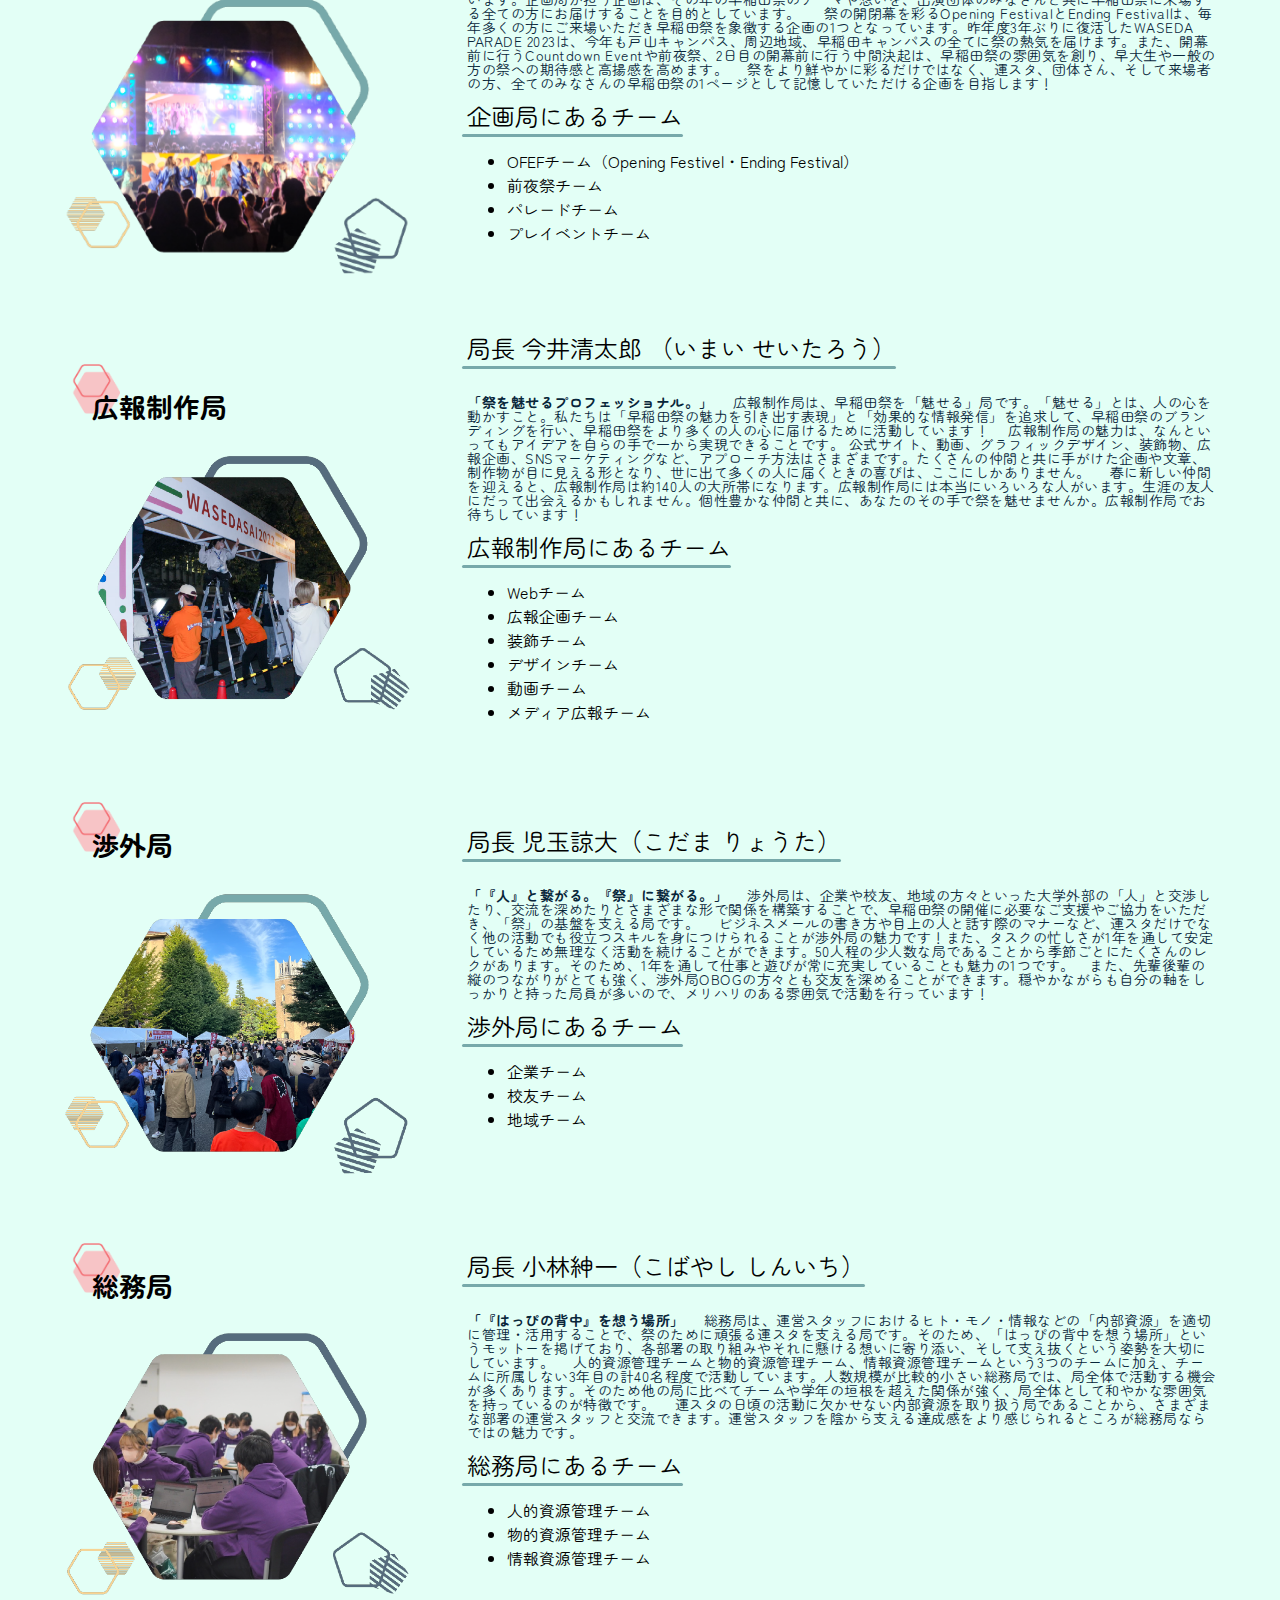
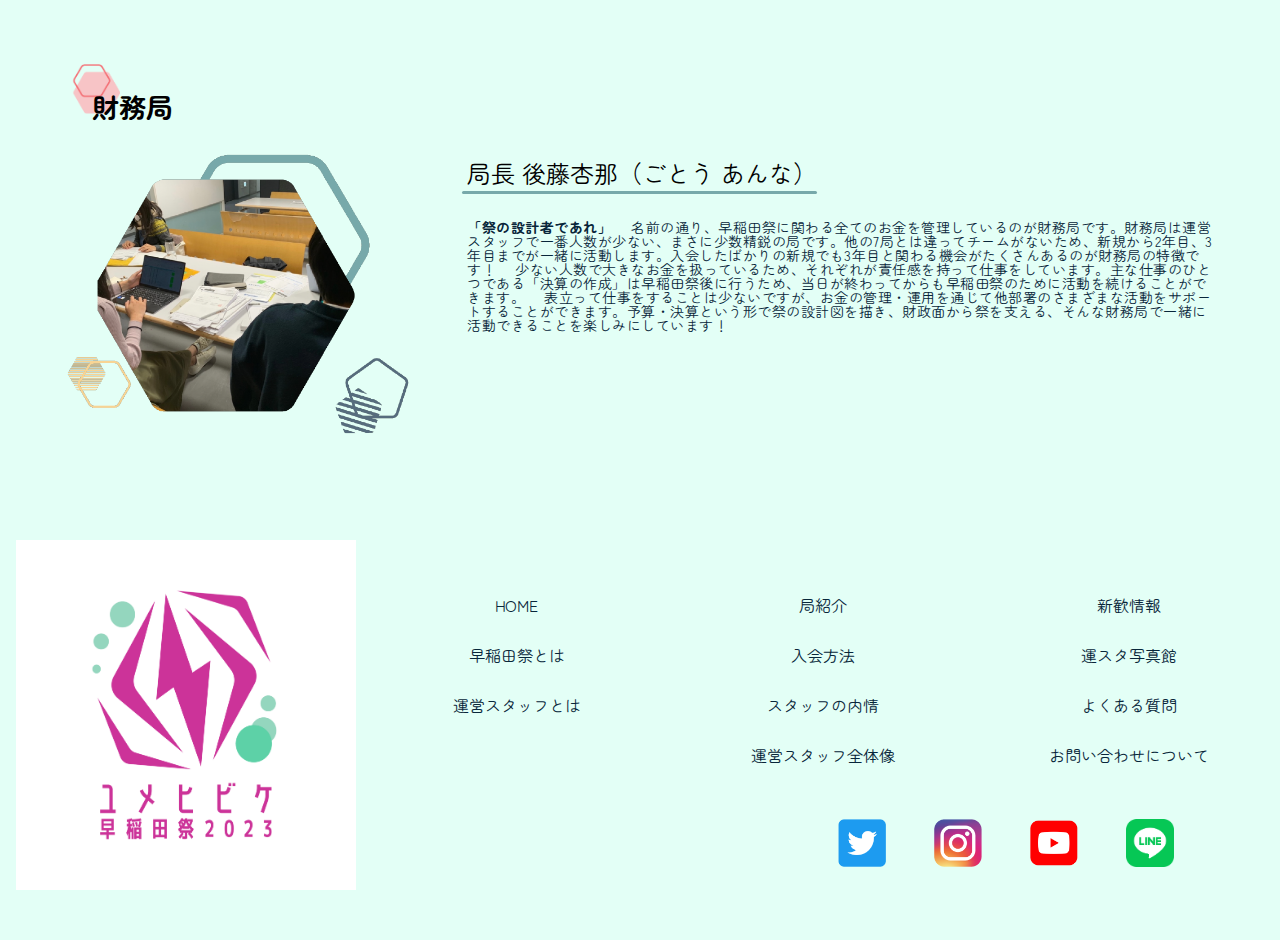
<file: pages/introduce.html>
<!DOCTYPE html>
<html lang="ja">
<head>
    <meta charset="utf-8">
    <title>2023早稲田祭運営スタッフ新歓</title>
    <link rel="preconnect" href="https://fonts.googleapis.com">
    <link rel="preconnect" href="https://fonts.gstatic.com" crossorigin>
    <link href="https://fonts.googleapis.com/css2?family=Zen+Maru+Gothic:wght@400;700&display=swap" rel="stylesheet">
    <link rel="stylesheet" media="(min-width: 1200px)" href="../static/css/index_pc.css">
    <link rel="stylesheet" media="(max-width: 1200px)" href="../static/css/index_mobile.css">
    <link rel="canonical" href="https://wasedasai.github.io/2023-Shinkan/index.html">
    <meta name="viewport" content="width=device-width,initial-scale=1.0">
    <meta name="description" content="早稲田祭運営スタッフ2023年度新歓用公式サイトです。"> 
    <meta name="keywords" content="早稲田祭,早稲田祭運営スタッフ,運スタ,早稲田">
    <meta property="og:url" content="https://wasedasai.github.io/2023-Shinkan/pages/about.html" />
    <meta property="og:type" content="article" />
    <meta property="og:title" content="2023早稲田祭運営スタッフ新歓サイト-局紹介" />
    <meta property="og:description" content="早稲田祭運営スタッフ2023年度新歓用公式サイトです。" />
    <meta property="og:site_name" content="2023早稲田祭運営スタッフ新歓サイト" />
    <meta property="og:image" content="https://wasedasai.github.io/2023-Shinkan/static/img/logo_catch.png" />
    <meta name="twitter:card" content="summary_large_image" />
    <meta name="twitter:site" content="@staff_wasedasai" />
    <script src="https://ajax.googleapis.com/ajax/libs/jquery/3.4.1/jquery.min.js"></script>
    <script type="text/javascript" src="../static/js/index.js"></script>
</head>

<body>
    <header class="bar">
      
        <div class="menu">
            <span class="menu__line menu__line--top"></span>
            <span class="menu__line menu__line--center"></span>
            <span class="menu__line menu__line--bottom"></span>
      </div>
        <nav class="gnav">
            <div class="gnav__wrap">
              <ul class="gnav__menu">
                <li class="gnav__menu__item"><a href="../index.html">Top</a></li>
                <li class="gnav__menu__item"><a href="aboutus.html">運営スタッフとは</a></li>
                <li class="gnav__menu__item"><a href="aboutfes.html">早稲田祭とは</a></li>
                <li class="gnav__menu__item"><a href="aboutstaff.html">運営スタッフのリアル</a></li>
                <li class="gnav__menu__item"><a href="introduce.html">局紹介</a></li>
                <li class="gnav__menu__item"><a href="overall.html">運スタの全体像</a></li>
                <li class="gnav__menu__item"><a href="photogallery.html">運スタ写真館</a></li>
                <li class="gnav__menu__item"><a href="howto.html">入会方法</a></li>
                <li class="gnav__menu__item"><a href="event.html">新歓情報</a></li>
                <li class="gnav__menu__item"><a href="question.html">よくある質問</a></li>
                <li class="gnav__menu__item"><a href="contact.html">お問合せについて</a></li>
              </ul>
            </div>
        </nav>
            <div class="logo">
                 <img src="../static/img/logo.png" height="50px">
                </div>
    </header>


 <div class="heroblue">
    <img src="../static/img/heroblue.png"class="herophoto">
    <p>局紹介</p>
</div>

<div class="flex-parents">
  <div class="flex-child1">
    <div class="section-title1">
      <img class="section1-img" src="../static/img/section1.png"
      />
      <div class="section1-text">会場整備局</div>
      </div>
      <div class="kyokuimg">
      <img src="../static/img/kaijjou.png" class="child-img">
      </div>
  </div>
  <div class="flex-child2">
    <div class="blocktitle-green midashi">
      局長 上原佳子 （うえはら かこ）
    </div>
      <div class="paragraph">
        「ここが祭りの最前線」
        会場整備局は快適な早稲田祭を追求しており、早稲田祭を運営するにあたって必要不可欠な環境づくりを行うことで、大学で早稲田祭を行うための整備をする役割を担っています。
        会場整備局には100名程のメンバーが所属しています。早稲田祭に関する情報を来場者にお届けするために案内を行うチーム、地球環境に配慮した独自の取り組みを行うチーム、たくさんの人が集まる中でも混乱がおこらないように人の流れや安全を考えるチーム、早稲田祭で使う備品の貸し出しや電力の管理を行うチームがあり、その他にも休憩所やバリアフリーに関する取り組みも行ないます。
        会場整備局員にとっては早稲田祭当日期間が活動の山場であり華場！ 一人一人が祭の最前線に立ち、自らの役割を果たす姿はとても輝いていて、早稲田祭終了後にはこれまで経験したことのないような感動と達成感を味わえるのが何よりの魅力です！
      </div>

      <div class="blocktitle-green midashi">
        会場整備局にあるチーム
      </div>
      <ul class="teams">
        <li>会場案内チーム</li>
        <li>環境チーム</li>
        <li>動線管理チーム</li>
        <li>備品電力チーム</li>
      </ul>
</div>
</div>

<div class="flex-parents">
  <div class="flex-child1">
    <div class="section-title1">
      <img class="section1-img" src="../static/img/section1.png"
      />
      <div class="section1-text">参加対応局</div>
      </div>
      <div class="kyokuimg">
      <img src="../static/img/santai.png" class="child-img">
      </div>
    </div>
  <div class="flex-child2">
    <div class="blocktitle-green midashi">
      局長 瀬藤亮太 （せとう りょうた）
    </div>
      <div class="paragraph">
        <strong>「花を咲かせる太陽であれ」</strong>
　参加対応局は、早稲田祭に出演する全ての参加団体・参加者（運営スタッフ以外のサークルや早稲田祭のために結成された団体）をサポートする局です。通称「参対（さんたい）」と呼ばれていて、新規メンバーは約80人、 3学年で約180人と、運営スタッフの中で最も規模の大きい局です。 
　運営スタッフ内外の人と関わりながら、たくさんの早大生たちと共に早稲田祭をつくっています。早稲田で頑張るさまざまな人と直接関われるので、早稲田の良さを知ることができ、人間として成長できるのが魅力です。 また、企画を行う場所の準備や警備も担当するため、まさに祭の中心であり、当日の華です！ 何より、企画が成功したときは参加団体・参加者と同じ気持ちで感動することができます。
　 「人と関わることが好き」「早稲田が大好き」という人におすすめです！

      </div>

      <div class="blocktitle-green midashi">
        参加対応局にあるチーム
      </div>
      <ul class="teams">
        <li>飲食物販売企画チーム</li>
        <li>大隈講堂前ステージ企画チーム</li>
        <li>屋内企画チーム</li>
        <li>キャンパス内ステージ企画チーム</li>
        <li>ストリート企画チーム</li>
        <li>早稲田アリーナ企画チーム</li>
      </ul>
</div>
</div>

<div class="flex-parents">
  <div class="flex-child1">
    <div class="section-title1">
      <img class="section1-img" src="../static/img/section1.png"
      />
      <div class="section1-text">開発局</div>
      </div>
      <div class="kyokuimg">
      <img src="../static/img/kaihatu.png" class="child-img">
      </div>
    </div>
  <div class="flex-child2">
    <div class="blocktitle-green midashi">
      局長 丸山公太郎（まるやま こうたろう）
    </div>
      <div class="paragraph">
        <strong>「創るなら開発局、変えるなら開発局」</strong>
　開発局は、早稲田祭の現状を分析し、それらに基づく考察や斬新な発想を通して早稲田祭をさらに発展させる局です。早稲田祭の可能性を広げ、運営スタッフの掲げる「理想の早稲田祭」に向かって活動します。
　主な活動は、各局員が数人単位でそれぞれの目標に応じた企画や取り組みを考案し実施することです。そのため開発局の活動は自由度が高く、各局員の裁量も非常に大きいのが特徴です。活動は早稲田祭の可能性とは何かを考えることから始まり、その後も絶えず思考し早稲田祭について学び続ける必要があります。しかし、そうして考え抜いた末につくりあげた企画が成功した時の喜びや達成感は、開発局でしか味わえないものです。
　3学年合計で70人前後の熱い想いを持った局員と共に、早稲田祭について本気で考え、本気で活動し、そして何より本気で楽しむ開発局で、大学生という人生最後の青春をともに過ごせることを楽しみにしています。


      </div>

      <div class="blocktitle-green midashi">
        開発局にあるチーム
      </div>
      <ul class="teams">
        <li>学術・実践チーム</li>
        <li>主体領域開発チーム</li>
        <li>来場者体験開発チーム</li>
      </ul>
</div>
</div>

<div class="flex-parents">
  <div class="flex-child1">
    <div class="section-title1">
      <img class="section1-img" src="../static/img/section1.png"
      />
      <div class="section1-text">企画局</div>
      </div>
      <div class="kyokuimg">
      <img src="../static/img/kikaku.png" class="child-img">
      </div>
    </div>
  <div class="flex-child2">
    <div class="blocktitle-green midashi">
      局長 吉田智恵（よしだ ちえ）
    </div>
      <div class="paragraph">
        <strong>「祭の節目を飾る」</strong>
        　企画局は、早稲田祭の節目を飾る企画の立案・運営を行う局です。現在は約40名で活動しています。企画局が担う企画は、その年の早稲田祭のテーマや想いを、出演団体のみなさんと共に早稲田祭に来場する全ての方にお届けすることを目的としています。
　 祭の開閉幕を彩るOpening FestivalとEnding Festivalは、毎年多くの方にご来場いただき早稲田祭を象徴する企画の1つとなっています。昨年度3年ぶりに復活したWASEDA PARADE 2023は、今年も戸山キャンパス、周辺地域、早稲田キャンパスの全てに祭の熱気を届けます。また、開幕前に行うCountdown Eventや前夜祭、2日目の開幕前に行う中間決起は、早稲田祭の雰囲気を創り、早大生や一般の方の祭への期待感と高揚感を高めます。
　祭をより鮮やかに彩るだけではなく、運スタ、団体さん、そして来場者の方、全てのみなさんの早稲田祭の1ページとして記憶していただける企画を目指します！
      </div>

      <div class="blocktitle-green midashi">
        企画局にあるチーム
      </div>
      <ul class="teams">
        <li>OFEFチーム（Opening Festivel・Ending Festival）</li>
        <li>前夜祭チーム</li>
        <li>パレードチーム</li>
        <li>プレイベントチーム</li>
      </ul>
</div>
</div>

<div class="flex-parents">
  <div class="flex-child1">
    <div class="section-title1">
      <img class="section1-img" src="../static/img/section1.png"
      />
      <div class="section1-text">広報制作局</div>
      </div>
      <div class="kyokuimg">
      <img src="../static/img/pac.png" class="child-img">
      </div>
  </div>
  <div class="flex-child2">
    <div class="blocktitle-green midashi">
      局長 今井清太郎 （いまい せいたろう）
    </div>
      <div class="paragraph">
        <strong>「祭を魅せるプロフェッショナル。」</strong>
        　広報制作局は、早稲田祭を「魅せる」局です。「魅せる」とは、人の心を動かすこと。私たちは「早稲田祭の魅力を引き出す表現」と「効果的な情報発信」を追求して、早稲田祭のブランディングを行い、早稲田祭をより多くの人の心に届けるために活動しています！
　広報制作局の魅力は、なんといってもアイデアを自らの手で一から実現できることです。
公式サイト、動画、グラフィックデザイン、装飾物、広報企画、SNSマーケティングなど、アプローチ方法はさまざまです。たくさんの仲間と共に手がけた企画や文章、制作物が目に見える形となり、世に出て多くの人に届くときの喜びは、ここにしかありません。
　春に新しい仲間を迎えると、広報制作局は約140人の大所帯になります。広報制作局には本当にいろいろな人がいます。生涯の友人にだって出会えるかもしれません。個性豊かな仲間と共に、あなたのその手で祭を魅せませんか。広報制作局でお待ちしています！

      </div>

      <div class="blocktitle-green midashi">
        広報制作局にあるチーム
      </div>
      <ul class="teams">
        <li>Webチーム</li>
        <li>広報企画チーム</li>
        <li>装飾チーム</li>
        <li>デザインチーム</li>
        <li>動画チーム</li>
        <li>メディア広報チーム</li>
      </ul>
</div>
</div>

<div class="flex-parents">
  <div class="flex-child1">
    <div class="section-title1">
      <img class="section1-img" src="../static/img/section1.png"
      />
      <div class="section1-text">渉外局</div>
      </div>
      <div class="kyokuimg">
      <img src="../static/img/syougai.png" class="child-img">
      </div>
  </div>
  <div class="flex-child2">
    <div class="blocktitle-green midashi">
      局長 児玉諒大（こだま りょうた）
    </div>
      <div class="paragraph">
        <strong>「『人』と繋がる。『祭』に繋がる。」</strong>
        　渉外局は、企業や校友、地域の方々といった大学外部の「人」と交渉したり、交流を深めたりとさまざまな形で関係を構築することで、早稲田祭の開催に必要なご支援やご協力をいただき、「祭」の基盤を支える局です。
　ビジネスメールの書き方や目上の人と話す際のマナーなど、運スタだけでなく他の活動でも役立つスキルを身につけられることが渉外局の魅力です！また、タスクの忙しさが1年を通して安定しているため無理なく活動を続けることができます。50人程の少人数な局であることから季節ごとにたくさんのレクがあります。そのため、1年を通して仕事と遊びが常に充実していることも魅力の1つです。　また、先輩後輩の縦のつながりがとても強く、渉外局OBOGの方々とも交友を深めることができます。穏やかながらも自分の軸をしっかりと持った局員が多いので、メリハリのある雰囲気で活動を行っています！
      </div>

      <div class="blocktitle-green midashi">
        渉外局にあるチーム
      </div>
      <ul class="teams">
        <li>企業チーム</li>
        <li>校友チーム</li>
        <li>地域チーム</li>
      </ul>
</div>
</div>

<div class="flex-parents">
  <div class="flex-child1">
    <div class="section-title1">
      <img class="section1-img" src="../static/img/section1.png"
      />
      <div class="section1-text">総務局</div>
      </div>
      <div class="kyokuimg">
      <img src="../static/img/somu.png" class="child-img">
      </div>
  </div>
  <div class="flex-child2">
    <div class="blocktitle-green midashi">
      局長 小林紳一（こばやし しんいち）
    </div>
      <div class="paragraph">
        <strong>「『はっぴの背中』を想う場所」</strong>
        　総務局は、運営スタッフにおけるヒト・モノ・情報などの「内部資源」を適切に管理・活用することで、祭のために頑張る運スタを支える局です。そのため、「はっぴの背中を想う場所」というモットーを掲げており、各部署の取り組みやそれに懸ける想いに寄り添い、そして支え抜くという姿勢を大切にしています。
　人的資源管理チームと物的資源管理チーム、情報資源管理チームという3つのチームに加え、チームに所属しない3年目の計40名程度で活動しています。人数規模が比較的小さい総務局では、局全体で活動する機会が多くあります。そのため他の局に比べてチームや学年の垣根を超えた関係が強く、局全体として和やかな雰囲気を持っているのが特徴です。
　運スタの日頃の活動に欠かせない内部資源を取り扱う局であることから、さまざまな部署の運営スタッフと交流できます。運営スタッフを陰から支える達成感をより感じられるところが総務局ならではの魅力です。
      </div>

      <div class="blocktitle-green midashi">
        総務局にあるチーム
      </div>
      <ul class="teams">
        <li>人的資源管理チーム</li>
        <li>物的資源管理チーム</li>
        <li>情報資源管理チーム</li>
      </ul>
</div>
</div>

<div class="flex-parents">
  <div class="flex-child1">
    <div class="section-title1">
      <img class="section1-img" src="../static/img/section1.png"
      />
      <div class="section1-text">財務局</div>
      </div>
      <div class="kyokuimg">
      <img src="../static/img/zaimu.png" class="child-img">
      </div>
    </div>
  <div class="flex-child2">
    <div class="blocktitle-green midashi">
      局長 後藤杏那（ごとう あんな）
    </div>
      <div class="paragraph">
        <strong>「祭の設計者であれ」</strong>
        　名前の通り、早稲田祭に関わる全てのお金を管理しているのが財務局です。財務局は運営スタッフで一番人数が少ない、まさに少数精鋭の局です。他の7局とは違ってチームがないため、新規から2年目、3年目までが一緒に活動します。入会したばかりの新規でも3年目と関わる機会がたくさんあるのが財務局の特徴です！ 
        　少ない人数で大きなお金を扱っているため、それぞれが責任感を持って仕事をしています。主な仕事のひとつである「決算の作成」は早稲田祭後に行うため、当日が終わってからも早稲田祭のために活動を続けることができます。
        　表立って仕事をすることは少ないですが、お金の管理・運用を通じて他部署のさまざまな活動をサポートすることができます。予算・決算という形で祭の設計図を描き、財政面から祭を支える、そんな財務局で一緒に活動できることを楽しみにしています！        
      </div>
</div>
</div>






 <footer class="footer">
    <div class="footer-inner">
      <div class="footer-body">
        <div class="footer-logo-container">
          <img class="footer-logo" src="../static/img/logo_catch.png"
          />
        </div>
        <div class="footer-navi-list">

          <hr />
          <ul class="nav-list">
           <li><a href="../index.html">HOME</a></li> <li><a href="aboutfes.html">早稲田祭とは</a></li>
            <li><a href="aboutus.html">運営スタッフとは</a></li>
          </ul>
          <hr />
          <ul class="nav-list">
            
            <li> <a href ="introduce.html">局紹介</a>
            </li>
            <li><a href ="howto.html">入会方法</a>
            </li>
            <li><a href="aboutstaff.html">
             スタッフの内情
            </a></li>
            <li><a href="overall.html">運営スタッフ全体像</a></li>
          </ul>
          <hr />
          <ul class="nav-list">
            <li><a href ="event.html">新歓情報</a></li>
            <li><a href="photogallery.html">運スタ写真館</a></li>
            <li><a href="question.html">よくある質問</a></li>
            <li><a href="contact.html">お問い合わせについて</a></li>
          </ul>
        </div>
      </div>

      <div class="sns-links-container">
        <a
          href="https://twitter.com/wasedasai_new"
          target="_blank"
          rel="noopener noreferrer"
          ><img
            class="sns-link"
            src="../static/img/twitter.png"
            alt="twitterのリンク"
        /></a>
        <a
          href="https://instagram.com/wasedasai_new/"
          target="_blank"
          rel="noopener noreferrer"
          ><img
            class="sns-link"
            src="../static/img/instagram.png"
            alt="instagramのリンク"
        /></a>
        <a
          href="https://youtube.com/channel/UCwyXxBLHp1ku0arseLoIaGA"
          target="_blank"
          rel="noopener noreferrer"
          ><img
            class="sns-link"
            src="../static/img/youtube.png"
            alt="youtubeのリンク"
        /></a>
        <a
          href=" https://lin.ee/xsMkJ59"
          target="_blank"
          rel="noopener noreferrer"
          ><img
            class="sns-link"
            src="../static/img/line.png"
            alt="noteのリンク"
        /></a>
      </div>
    </div>
</footer>
<style>
  .flex-parents{
    display:flex;
    width: 90%;
    margin: 0 auto;
    justify-content: space-between;
    align-items: center;
    margin-bottom:50px;
  }

  .flex-child1{
    width:30%;
  }

  .paragraph{
    margin-top: 30px;
  }

  .flex-child2{
    width:65%;
  }

  .child-img{
    width:100%;
  }



  @media screen and (max-width:1200px) {
    .flex-parents{
      display: block;
      margin: 0 auto;
      margin-bottom: 30px;
    }

    .flex-child1{
      width:90%;
      margin: 0 auto;
    }

    .child-img{
      width:60%;
    }

    .flex-child2{
      width: 90%;
      margin: 0 auto;
    }
    .kyokuimg{
      text-align: center;
    }
    .blocktitle-green{
      font-size: 15px;
    }

  }
  </style>
</body>
</html>

<!--
<head>
  <meta charset="utf-8">
  <title>2023早稲田祭運営スタッフ新歓サイト</title>
  <link rel="preconnect" href="https://fonts.googleapis.com">
  <link rel="preconnect" href="https://fonts.gstatic.com" crossorigin>
  <link href="https://fonts.googleapis.com/css2?family=Zen+Maru+Gothic:wght@400;700&display=swap" rel="stylesheet">
  <link rel="stylesheet" media="(min-width: 1200px)" href="../static/css/index_pc.css">
  <link rel="stylesheet" media="(max-width: 1200px)" href="../static/css/index_mobile.css">
  <meta name="viewport" content="width=device-width,initial-scale=1.0">
  <meta name="description" content="早稲田祭運営スタッフ2023年度新歓用公式サイトです。"> 
  <meta name="keywords" content="早稲田祭,早稲田祭運営スタッフ,運スタ,早稲田">
  <meta property="og:url" content="https://wasedasai.github.io/2023-Shinkan/pages/about.html" />
  <meta property="og:type" content="article" />
  <meta property="og:title" content="2023早稲田祭運営スタッフ新歓サイト-components" />
  <meta property="og:description" content="早稲田祭運営スタッフ2023年度新歓用公式サイトです。" />
  <meta property="og:site_name" content="2023早稲田祭運営スタッフ新歓サイト" />
  <meta property="og:image" content="サムネイル画像のURL" />
  <meta name="twitter:card" content="summary_large_image" />
  <meta name="twitter:site" content="@staff_wasedasai" />
  <script src="https://ajax.googleapis.com/ajax/libs/jquery/3.4.1/jquery.min.js"></script>
  <script type="text/javascript" src="../static/js/index.js"></script>
</head>

<body>
  <header class="bar">
    
      <div class="menu">
          <span class="menu__line menu__line--top"></span>
          <span class="menu__line menu__line--center"></span>
          <span class="menu__line menu__line--bottom"></span>
    </div>
      <nav class="gnav">
          <div class="gnav__wrap">
              <ul class="gnav__menu">
                  <li class="gnav__menu__item"><a href="../index.html">Top</a></li>
                  <li class="gnav__menu__item"><a href="aboutus.html">運営スタッフとは</a></li>
                  <li class="gnav__menu__item"><a href="introduce.html">局紹介</a></li>
                  <li class="gnav__menu__item"><a href="howto.html">入会方法</a></li>
                  <li class="gnav__menu__item"><a href="event.html">新歓情報</a></li>
                  <li class="gnav__menu__item"><a href="contact.html">お問合せ</a></li>
                  <li class="gnav__menu__item"><a href="photogallery.html">運スタ写真館</a></li>
              </ul>
          </div>
      </nav>
          <div class="logo">
               <img src="../static/img/logo.png" height="50px">
              </div>
  </header>





<div class="images"><img src="../static/img/logo-dev.png" height=200 weight=200></div>
</br><div class="paragraph" text>
  coming soon...
</div>
<style>

.paragraph{
  width:100%;
  letter-spacing: 0.5px;
  line-height: 14px;
  font-size: 14px;
  padding-bottom: 8px;
  font-weight: 400;
  color:#08263a;
  text-align: center;
}
</style>





<footer class="footer">
<div class="footer-inner">
  <div class="footer-body">
    <div class="footer-logo-container">
      <img class="footer-logo" src="../static/img/logo_catch.png"
      />
    </div>
    <div class="footer-navi-list">

      <hr />
      <ul class="nav-list">
       <li><a href="../index.html">HOME</a></li> <li><a href="aboutfes.html">早稲田祭とは</a></li>
        <li><a href="aboutus.html">運営スタッフとは</a></li>
      </ul>
      <hr />
      <ul class="nav-list">
        
        <li> <a href ="introduce.html">局紹介</a>
        </li>
        <li><a href ="howto.html">入会方法</a>
        </li>
        <li><a href="aboutstaff.html">
         スタッフの内情
        </a></li>
        <li><a href="overall.html">運営スタッフ全体像</a></li>
      </ul>
      <hr />
      <ul class="nav-list">
        <li><a href ="event.html">新歓情報</a></li>
        <li><a href="photogallery.html">運スタ写真館</a></li>
        <li><a href="question.html">よくある質問</a></li>
        <li><a href="contact.html">お問い合わせについて</a></li>
      </ul>
    </div>
  </div>

  <div class="sns-links-container">
    <a
      href="https://twitter.com/wasedasai_new"
      target="_blank"
      rel="noopener noreferrer"
      ><img
        class="sns-link"
        src="../static/img/twitter.png"
        alt="twitterのリンク"
    /></a>
    <a
      href="https://instagram.com/wasedasai_new/"
      target="_blank"
      rel="noopener noreferrer"
      ><img
        class="sns-link"
        src="../static/img/instagram.png"
        alt="instagramのリンク"
    /></a>
    <a
      href="https://youtube.com/channel/UCwyXxBLHp1ku0arseLoIaGA"
      target="_blank"
      rel="noopener noreferrer"
      ><img
        class="sns-link"
        src="../static/img/youtube.png"
        alt="youtubeのリンク"
    /></a>
    <a
      href="https://linevoom.line.me/user/_dYhT9WMHSKev8Oi2AB7qJZK6ocoEW_uYk8j2h3w"
      target="_blank"
      rel="noopener noreferrer"
      ><img
        class="sns-link"
        src="../static/img/line.png"
        alt="noteのリンク"
    /></a>
  </div>
</div>
</footer>
</body>
-->
</file>
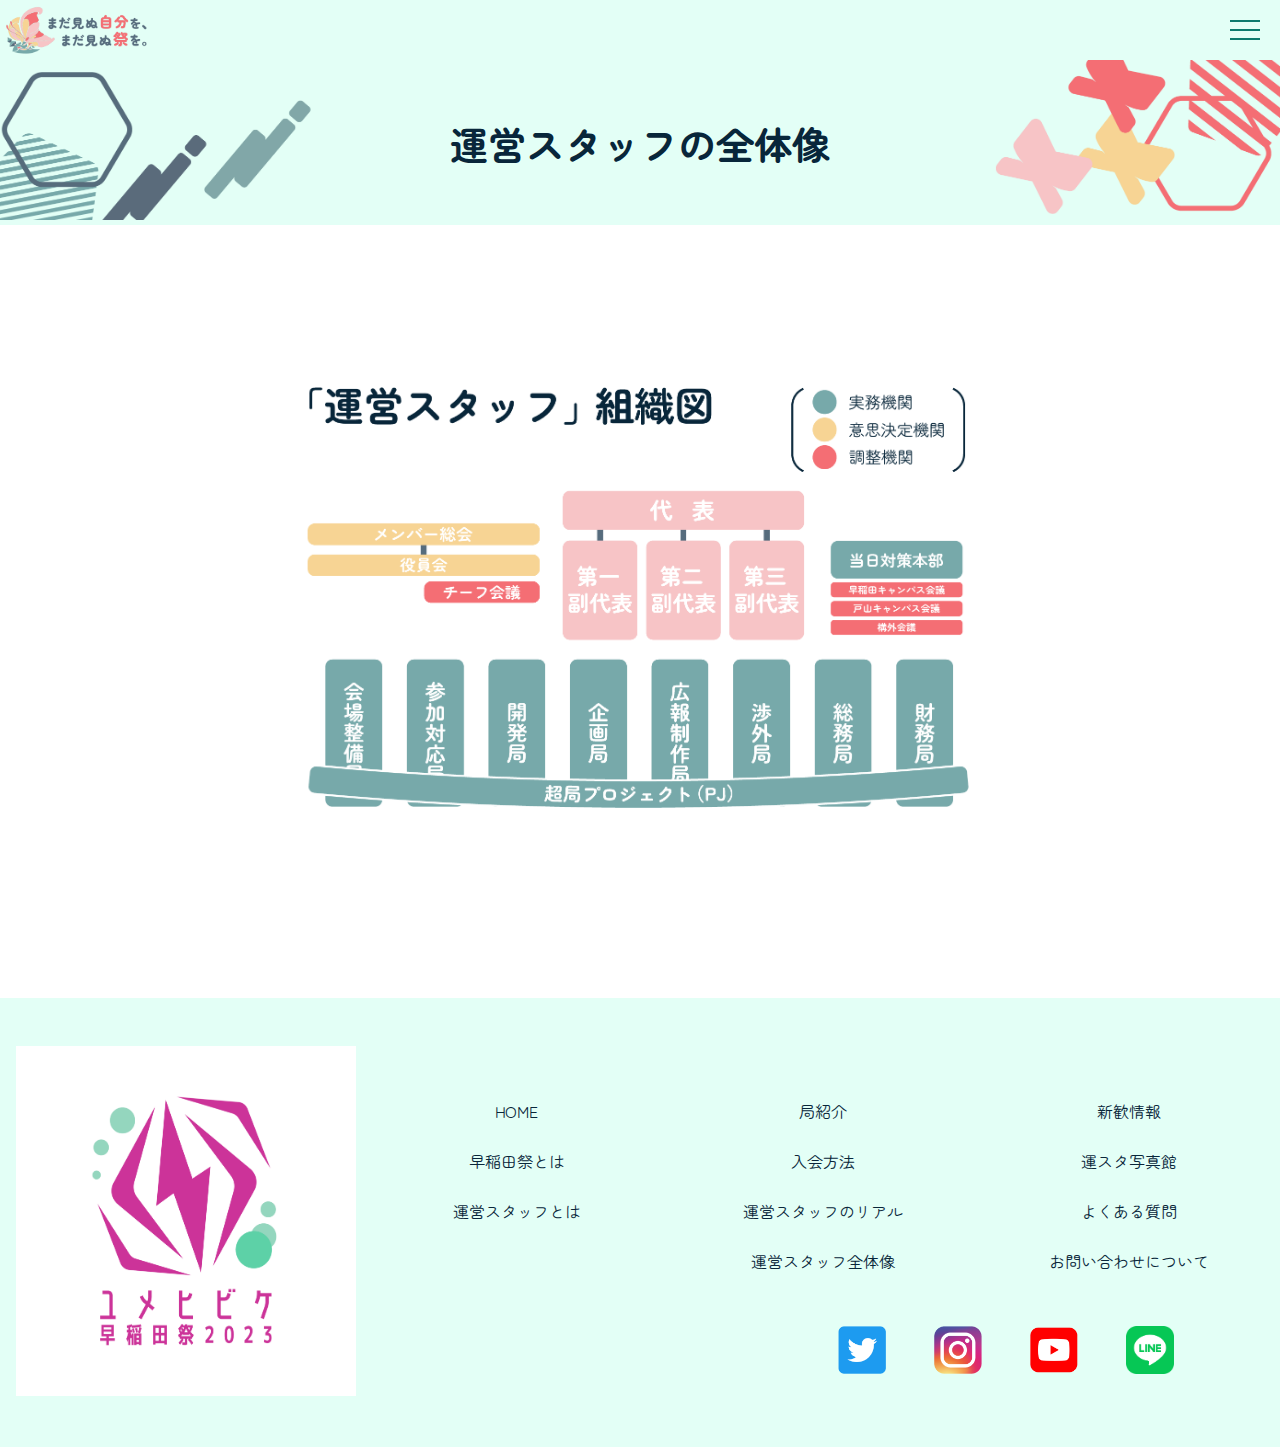
<file: pages/overall.html>
<!DOCTYPE html>
<html lang="ja">
<head>
    <meta charset="utf-8">
    <title>2023早稲田祭運営スタッフ新歓</title>
    <link rel="preconnect" href="https://fonts.googleapis.com">
    <link rel="preconnect" href="https://fonts.gstatic.com" crossorigin>
    <link href="https://fonts.googleapis.com/css2?family=Zen+Maru+Gothic:wght@400;700&display=swap" rel="stylesheet">
    <link rel="stylesheet" media="(min-width: 1200px)" href="../static/css/index_pc.css">
    <link rel="stylesheet" media="(max-width: 1200px)" href="../static/css/index_mobile.css">
    <link rel="canonical" href="https://wasedasai.github.io/2023-Shinkan/index.html">
    <meta name="viewport" content="width=device-width,initial-scale=1.0">
    <meta name="description" content="早稲田祭運営スタッフ2023年度新歓用公式サイトです。"> 
    <meta name="keywords" content="早稲田祭,早稲田祭運営スタッフ,運スタ,早稲田">
    <meta property="og:url" content="https://wasedasai.github.io/2023-Shinkan/pages/about.html" />
    <meta property="og:type" content="article" />
    <meta property="og:title" content="2023早稲田祭運営スタッフ新歓サイト-運営スタッフ全体像" />
    <meta property="og:description" content="早稲田祭運営スタッフ2023年度新歓用公式サイトです。" />
    <meta property="og:site_name" content="2023早稲田祭運営スタッフ新歓サイト" />
    <meta property="og:image" content="https://wasedasai.github.io/2023-Shinkan/static/img/logo_catch.png" />
    <meta name="twitter:card" content="summary_large_image" />
    <meta name="twitter:site" content="@staff_wasedasai" />
    <script src="https://ajax.googleapis.com/ajax/libs/jquery/3.4.1/jquery.min.js"></script>
    <script type="text/javascript" src="../static/js/index.js"></script>
</head>

<body>
    <header class="bar">
      
        <div class="menu">
            <span class="menu__line menu__line--top"></span>
            <span class="menu__line menu__line--center"></span>
            <span class="menu__line menu__line--bottom"></span>
      </div>
        <nav class="gnav">
            <div class="gnav__wrap">
                <ul class="gnav__menu">
                  <li class="gnav__menu__item"><a href="../index.html">Top</a></li>
                  <li class="gnav__menu__item"><a href="aboutus.html">運営スタッフとは</a></li>
                  <li class="gnav__menu__item"><a href="aboutfes.html">早稲田祭とは</a></li>
                  <li class="gnav__menu__item"><a href="aboutstaff.html">運営スタッフのリアル</a></li>
                  <li class="gnav__menu__item"><a href="introduce.html">局紹介</a></li>
                  <li class="gnav__menu__item"><a href="overall.html">運スタの全体像</a></li>
                  <li class="gnav__menu__item"><a href="photogallery.html">運スタ写真館</a></li>
                  <li class="gnav__menu__item"><a href="howto.html">入会方法</a></li>
                  <li class="gnav__menu__item"><a href="event.html">新歓情報</a></li>
                  <li class="gnav__menu__item"><a href="question.html">よくある質問</a></li>
                  <li class="gnav__menu__item"><a href="contact.html">お問合せについて</a></li>
                </ul>
            </div>
        </nav>
            <div class="logo">
                 <img src="../static/img/logo.png" height="50px">
                </div>
    </header>
    <div class="heroblue">
      <img src="../static/img/heroblue.png"class="herophoto">
      <p>運営スタッフの全体像</p>
  </div>
   <div class="soshikizucontainer">
      <img src="../static/img/soshikizu.png" class="soshikizu">
   </div>

 <footer class="footer">
    <div class="footer-inner">
      <div class="footer-body">
        <div class="footer-logo-container">
          <img class="footer-logo" src="../static/img/logo_catch.png"
          />
        </div>
        <div class="footer-navi-list">

          <hr />
          <ul class="nav-list">
           <li><a href="../index.html">HOME</a></li> <li><a href="aboutfes.html">早稲田祭とは</a></li>
            <li><a href="aboutus.html">運営スタッフとは</a></li>
          </ul>
          <hr />
          <ul class="nav-list">
            
            <li> <a href ="introduce.html">局紹介</a>
            </li>
            <li><a href ="howto.html">入会方法</a>
            </li>
            <li><a href="aboutstaff.html">
              運営スタッフのリアル
            </a></li>
            <li><a href="overall.html">運営スタッフ全体像</a></li>
          </ul>
          <hr />
          <ul class="nav-list">
            <li><a href ="event.html">新歓情報</a></li>
            <li><a href="photogallery.html">運スタ写真館</a></li>
            <li><a href="question.html">よくある質問</a></li>
            <li><a href="contact.html">お問い合わせについて</a></li>
          </ul>
        </div>
      </div>

      <div class="sns-links-container">
        <a
          href="https://twitter.com/wasedasai_new"
          target="_blank"
          rel="noopener noreferrer"
          ><img
            class="sns-link"
            src="../static/img/twitter.png"
            alt="twitterのリンク"
        /></a>
        <a
          href="https://instagram.com/wasedasai_new/"
          target="_blank"
          rel="noopener noreferrer"
          ><img
            class="sns-link"
            src="../static/img/instagram.png"
            alt="instagramのリンク"
        /></a>
        <a
          href="https://youtube.com/channel/UCwyXxBLHp1ku0arseLoIaGA"
          target="_blank"
          rel="noopener noreferrer"
          ><img
            class="sns-link"
            src="../static/img/youtube.png"
            alt="youtubeのリンク"
        /></a>
        <a
          href=" https://lin.ee/xsMkJ59"
          target="_blank"
          rel="noopener noreferrer"
          ><img
            class="sns-link"
            src="../static/img/line.png"
            alt="noteのリンク"
        /></a>
      </div>
    </div>
</footer>
<style>
  .soshikizucontainer{
    text-align: center;
    background-color: #ffffff;
  }
  .soshikizu{
    width: 60%;
  }
</style>
</body>
</html>
</file>
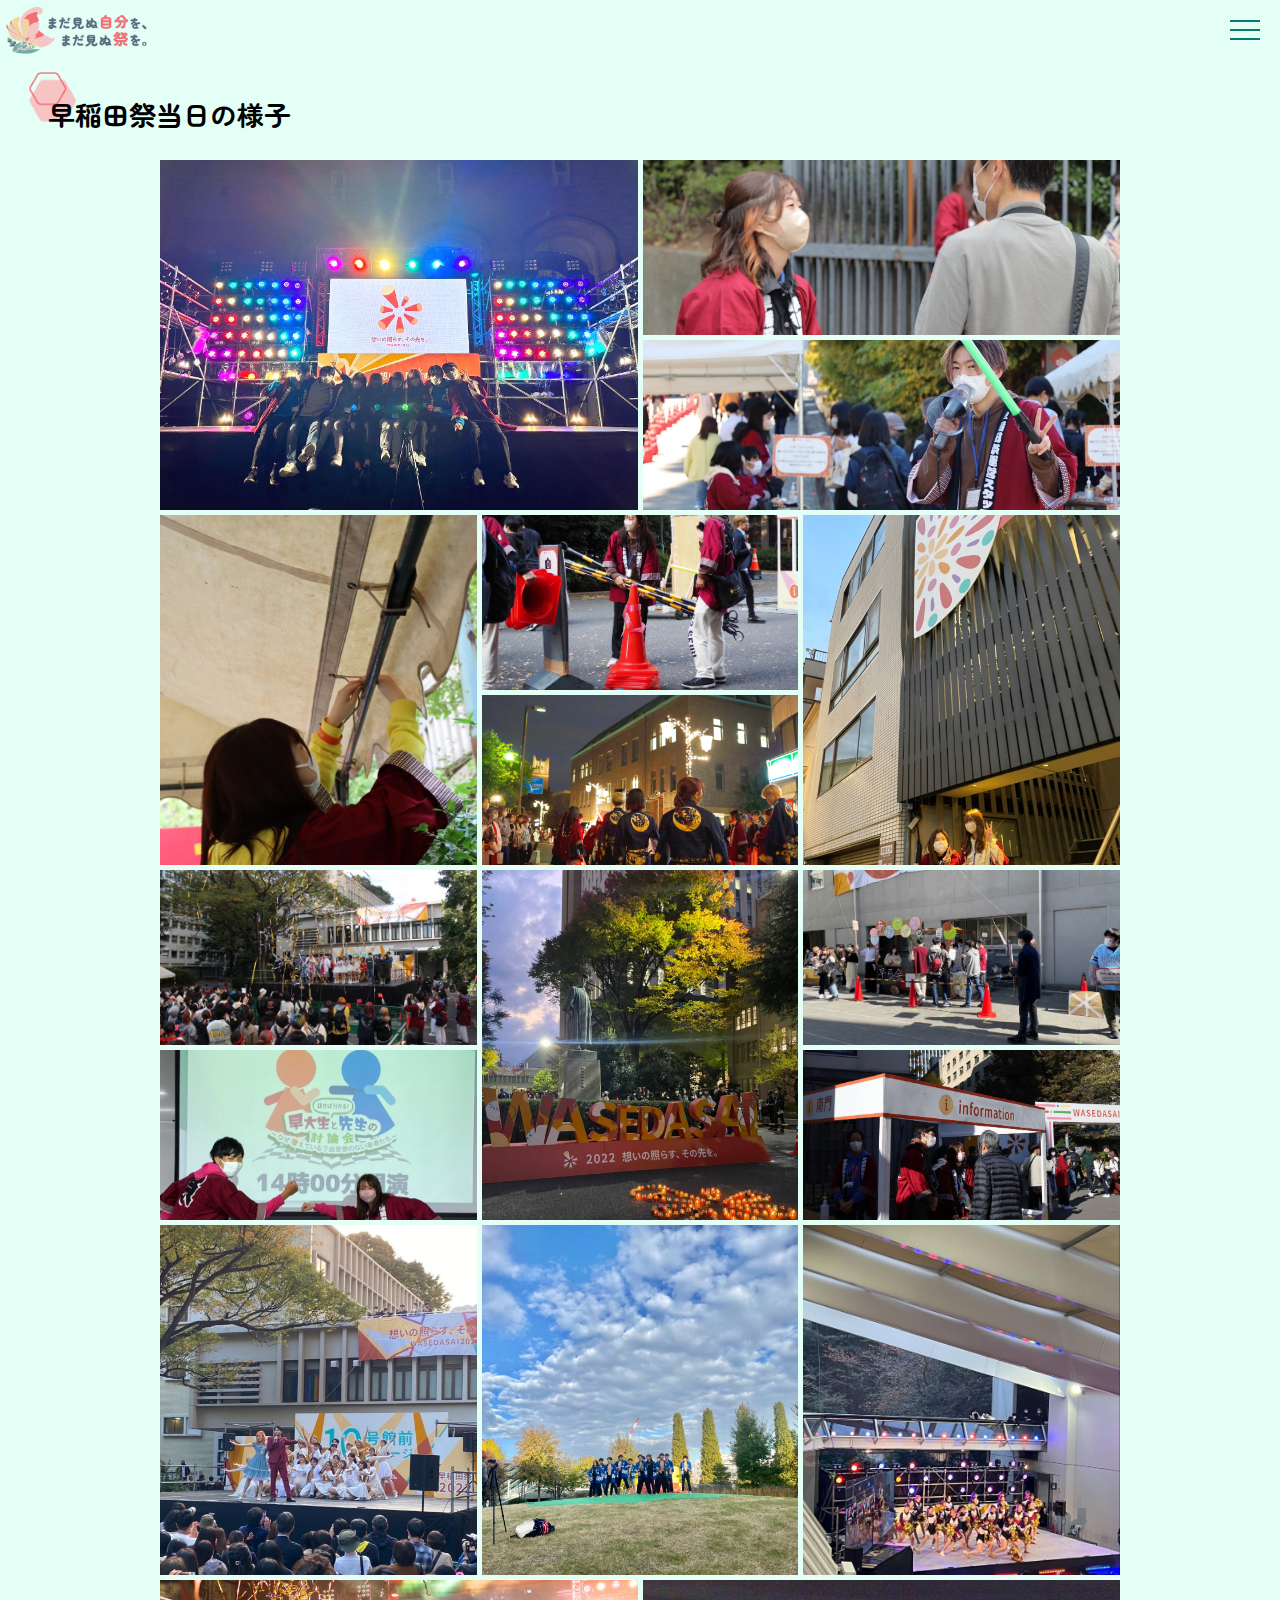
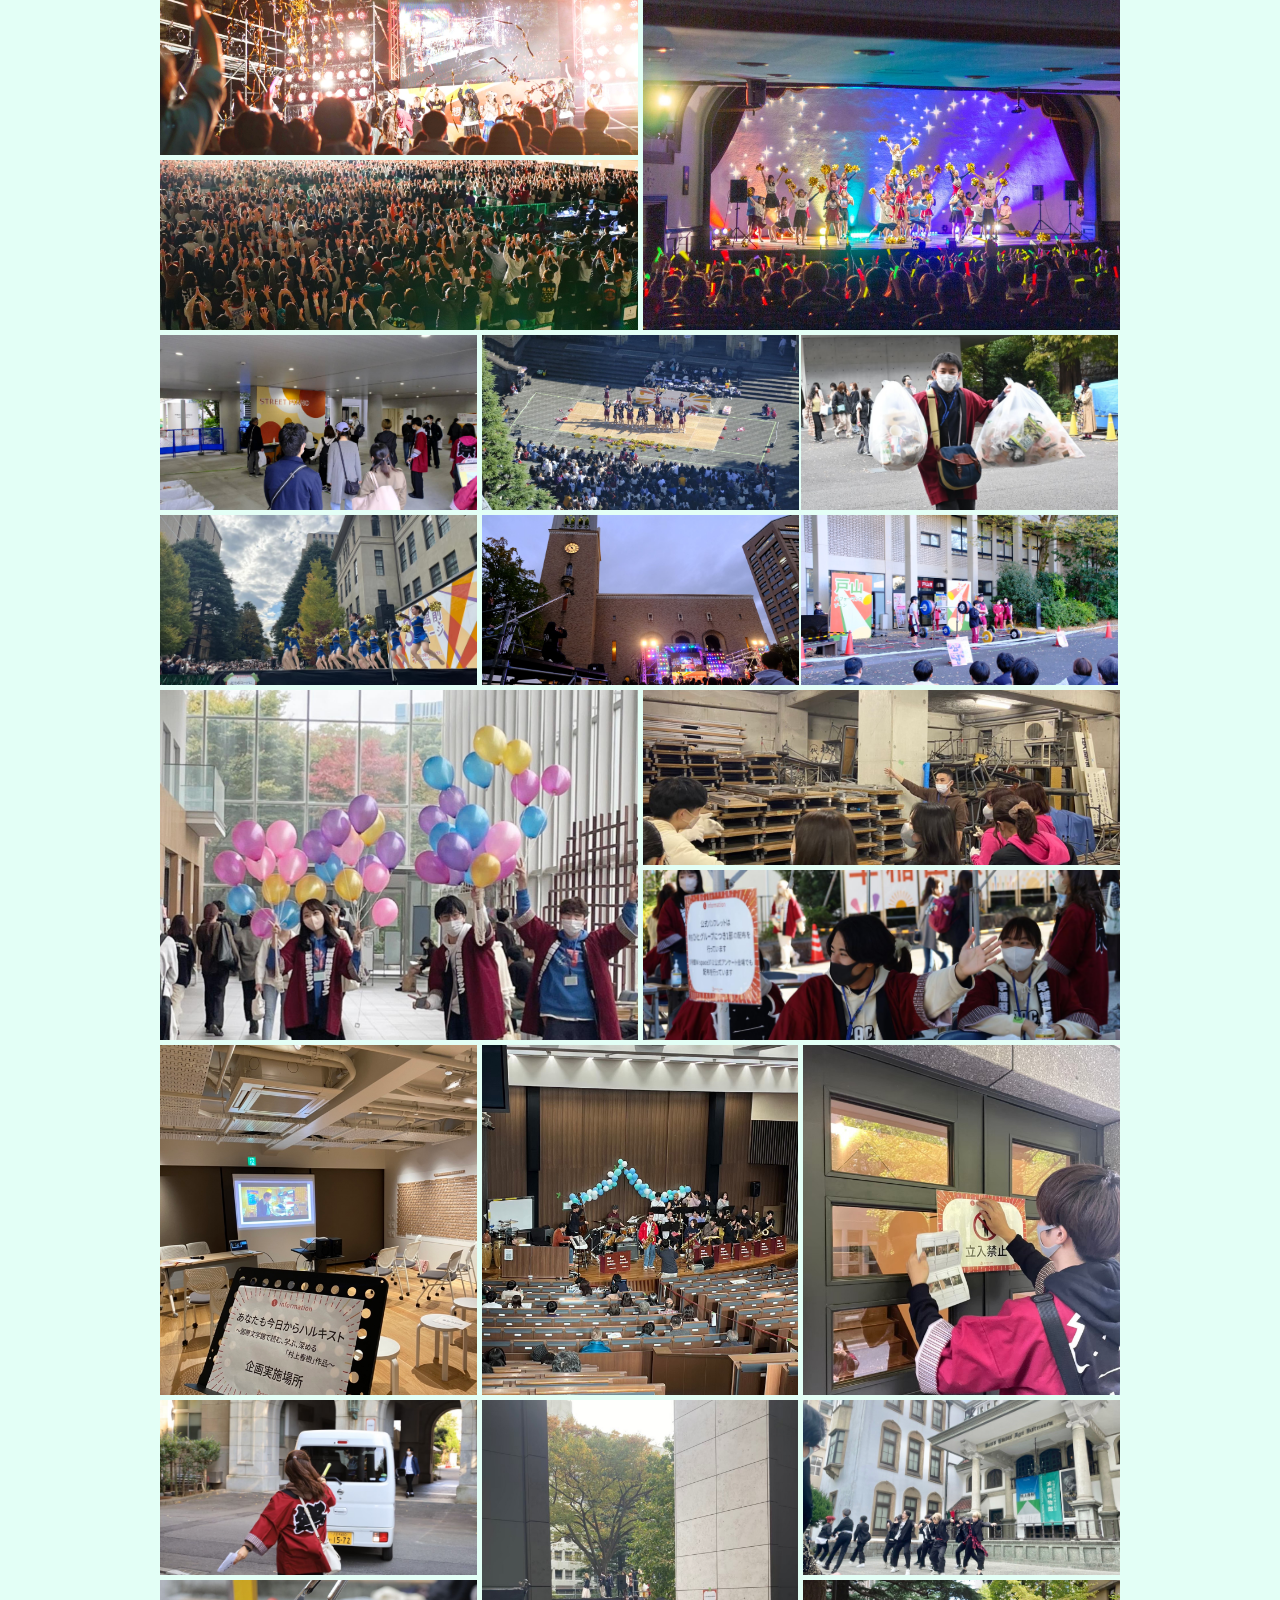
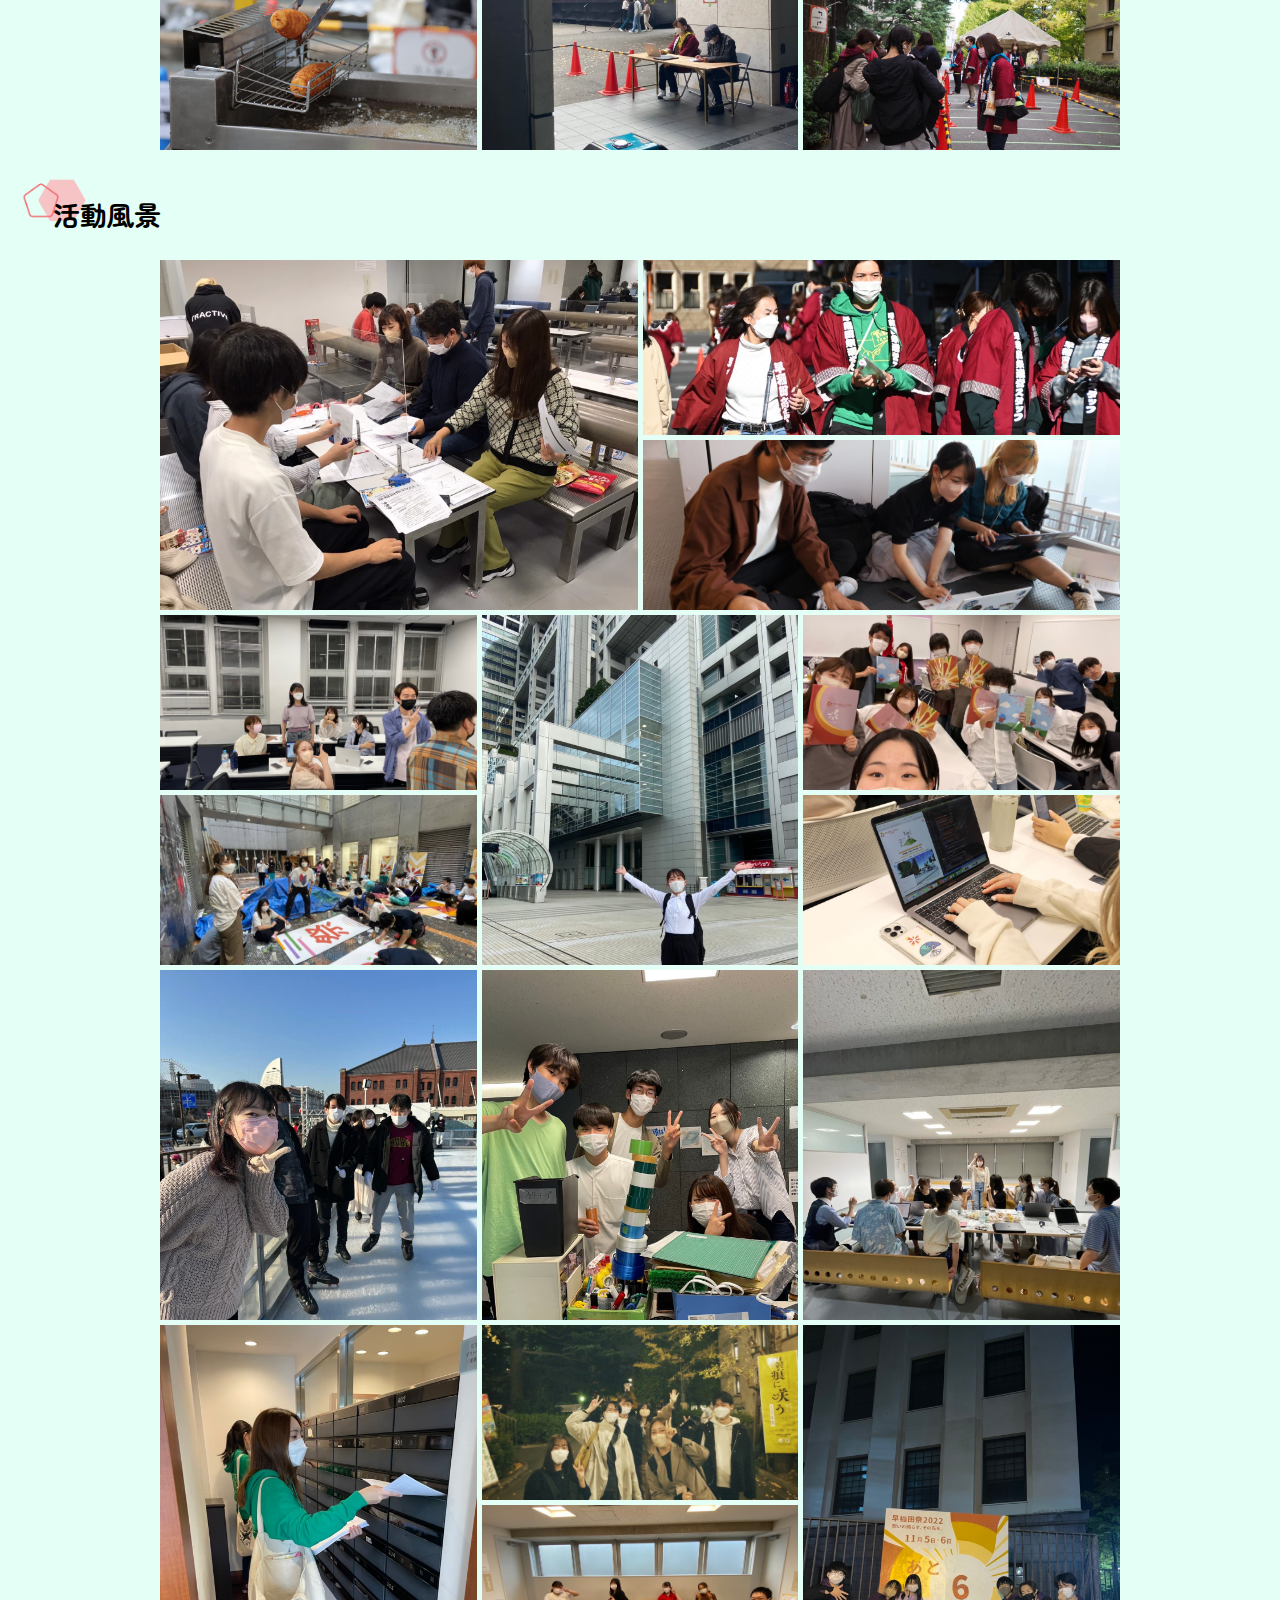
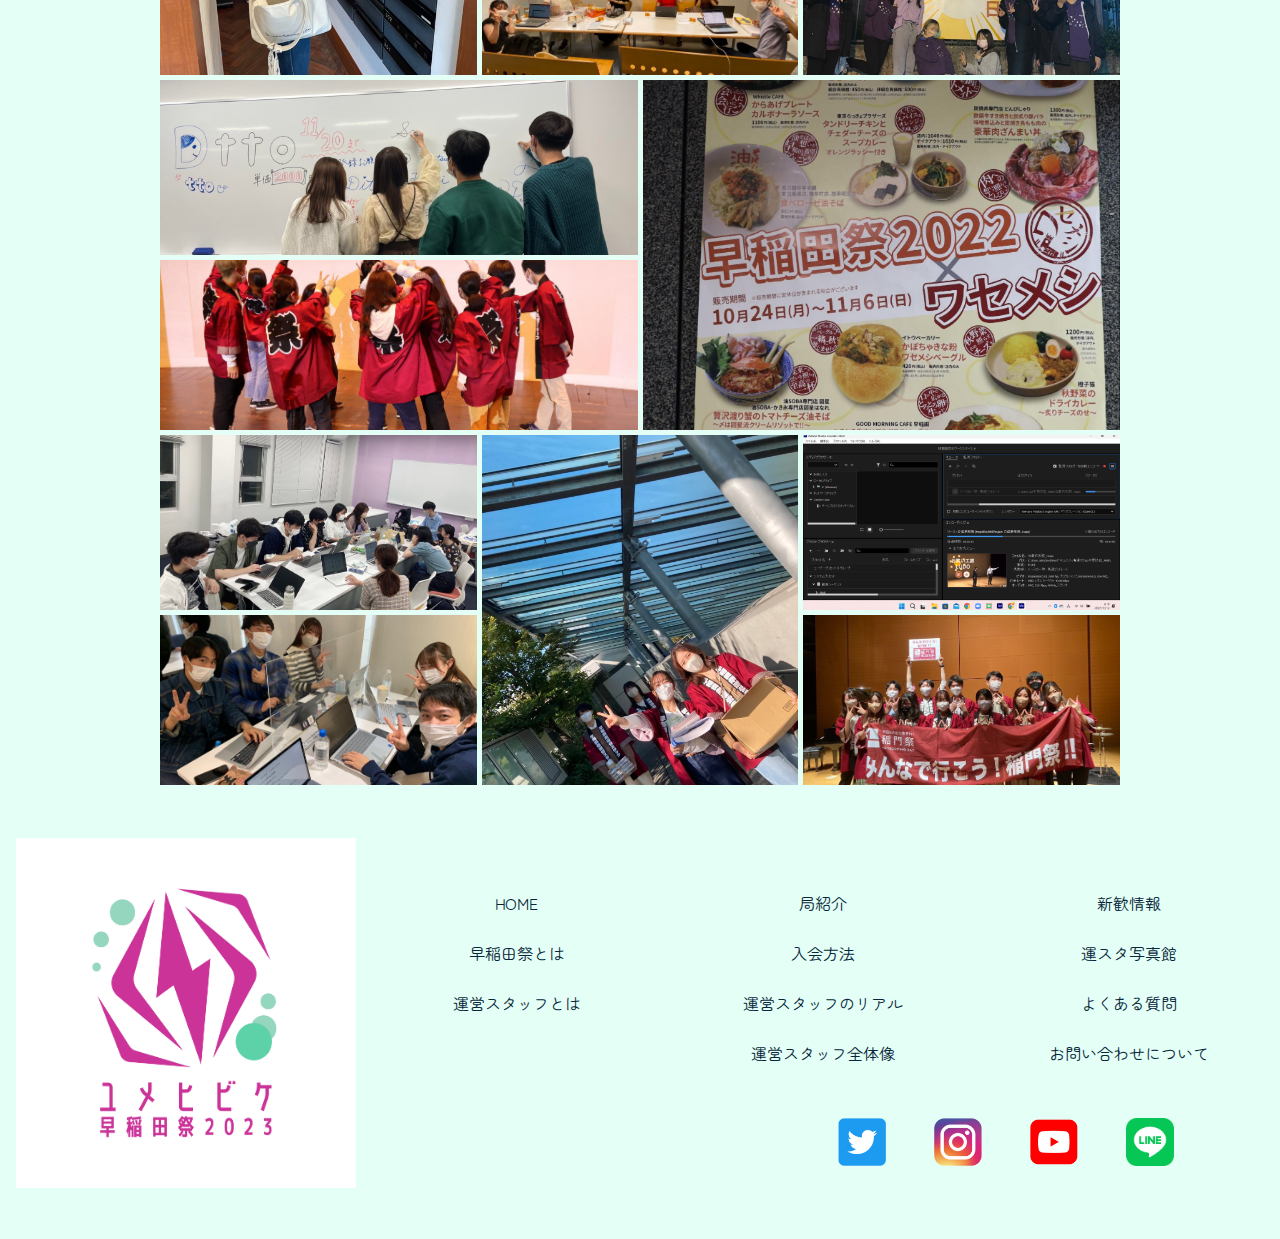
<file: pages/photogallery.html>
<!DOCTYPE html>
<html lang="ja">
<head>
  <meta charset="utf-8">
  <title>2023早稲田祭運営スタッフ新歓</title>
  <link rel="preconnect" href="https://fonts.googleapis.com">
  <link rel="preconnect" href="https://fonts.gstatic.com" crossorigin>
  <link href="https://fonts.googleapis.com/css2?family=Zen+Maru+Gothic:wght@400;700&display=swap" rel="stylesheet">
  <link rel="stylesheet" media="(min-width: 1200px)" href="../static/css/index_pc.css">
  <link rel="stylesheet" media="(max-width: 1200px)" href="../static/css/index_mobile.css">
  <link rel="stylesheet"  href="../static/dist/css/lightbox.css">
  <link rel="canonical" href="https://wasedasai.github.io/2023-Shinkan/index.html">
  <meta name="viewport" content="width=device-width,initial-scale=1.0">
  <meta name="description" content="早稲田祭運営スタッフ2023年度新歓用公式サイトです。"> 
  <meta name="keywords" content="早稲田祭,早稲田祭運営スタッフ,運スタ,早稲田">
  <meta property="og:url" content="https://wasedasai.github.io/2023-Shinkan/pages/about.html" />
  <meta property="og:type" content="article" />
  <meta property="og:title" content="2023早稲田祭運営スタッフ新歓サイト-運スタ写真館" />
  <meta property="og:description" content="早稲田祭運営スタッフ2023年度新歓用公式サイトです。" />
  <meta property="og:site_name" content="2023早稲田祭運営スタッフ新歓サイト" />
  <meta property="og:image" content="https://wasedasai.github.io/2023-Shinkan/static/img/logo_catch.png" />
  <meta name="twitter:card" content="summary_large_image" />
  <meta name="twitter:site" content="@staff_wasedasai" />
  <script src="https://ajax.googleapis.com/ajax/libs/jquery/3.4.1/jquery.min.js"></script>
  <script type="text/javascript" src="../static/js/index.js"></script>
  <script src="../static/dist/js/lightbox-plus-jquery.min.js"></script>
  
</head>

<body>
  <header class="bar">
    
      <div class="menu">
          <span class="menu__line menu__line--top"></span>
          <span class="menu__line menu__line--center"></span>
          <span class="menu__line menu__line--bottom"></span>
    </div>
      <nav class="gnav">
          <div class="gnav__wrap">
              <ul class="gnav__menu">
                <li class="gnav__menu__item"><a href="../index.html">Top</a></li>
                <li class="gnav__menu__item"><a href="aboutus.html">運営スタッフとは</a></li>
                <li class="gnav__menu__item"><a href="aboutfes.html">早稲田祭とは</a></li>
                <li class="gnav__menu__item"><a href="aboutstaff.html">運営スタッフのリアル</a></li>
                <li class="gnav__menu__item"><a href="introduce.html">局紹介</a></li>
                <li class="gnav__menu__item"><a href="overall.html">運スタの全体像</a></li>
                <li class="gnav__menu__item"><a href="photogallery.html">運スタ写真館</a></li>
                <li class="gnav__menu__item"><a href="howto.html">入会方法</a></li>
                <li class="gnav__menu__item"><a href="event.html">新歓情報</a></li>
                <li class="gnav__menu__item"><a href="question.html">よくある質問</a></li>
                <li class="gnav__menu__item"><a href="contact.html">お問合せについて</a></li>
              </ul>
          </div>
      </nav>
          <div class="logo">
               <img src="../static/img/logo.png" height="50px">
              </div>
  </header>

  <div class="section-title1">
    <img class="section1-img" src="../static/img/section1.png"
    />
    <div class="section1-text">早稲田祭当日の様子</div>
    </div>

<div class="flex-parents">
<div class="flex-child1-1">
<a href="../static/img/1-1.jpg" data-lightbox="pohoto01">
<img src="../static/img/1-1.jpg">
</a>
</div> 
<div class="flex-child1-2">
  <div class="img1-2-1">
    <a href="../static/img/1-2-1.jpg" data-lightbox="pohoto01">
<img src="../static/img/1-2-1.jpg">
    </a>
  </div>
  <div class="img1-2-2">
    <a href="../static/img/1-2-2.jpg" data-lightbox="pohoto01">
<img src="../static/img/1-2-2.jpg">
    </a>
  </div>
</div> 
</div>

<div class="flex-parents">
<div class="flex-child2-1">
  <div class="img2-1">
    <a href="../static/img/2-1.jpg" data-lightbox="pohoto01">
 <img src="../static/img/2-1.jpg">
    </a>
  </div>
</div> 
<div class="flex-child2-2">
  <div class="img2-2-1">
    <a href="../static/img/2-2-1.jpg" data-lightbox="pohoto01">
 <img src="../static/img/2-2-1.jpg">
    </a>
  </div>
  <div class="img2-2-2">
    <a href="../static/img/2-2-2.png" data-lightbox="pohoto01">
 <img src="../static/img/2-2-2.png">
    </a>
</div>
</div> 

<div class="flex-child2-3">
  <div class="img2-3">
    <a href="../static/img/2-3.jpg" data-lightbox="pohoto01">
<img src="../static/img/2-3.jpg">
    </a>
  </div>
</div>

</div>


<div class="flex-parents">
  <div class="flex-child3-1">
    <div class="img3-1-1">
      <a href="../static/img/3-1-1.jpg" data-lightbox="pohoto01">
   <img src="../static/img/3-1-1.jpg">
      </a>
    </div>
    <div class="img3-1-2">
      <a href="../static/img/3-1-2.jpg" data-lightbox="pohoto01">
   <img src="../static/img/3-1-2.jpg">
      </a>
  </div>
  </div> 
  
  <div class="flex-child3-2">
    <div class="img3-2">
      <a href="../static/img/3-2.jpg" data-lightbox="pohoto01">
  <img src="../static/img/3-2.jpg">
      </a>
    </div>
  </div>

  <div class="flex-child3-3">
    <div class="img3-3-1">
      <a href="../static/img/3-3-1.jpg" data-lightbox="pohoto01">
   <img src="../static/img/3-3-1.jpg">
      </a>
    </div>
    <div class="img3-3-2">
      <a href="../static/img/3-3-2.jpg" data-lightbox="pohoto01">
   <img src="../static/img/3-3-2.jpg">
      </a>
  </div>
  </div> 
</div>


<div class="flex-parents">
<div class="flex-child4-1">
  <div class="img4-1">
    <a href="../static/img/4-1.jpg" data-lightbox="pohoto01">
       <img src="../static/img/4-1.jpg">
    </a>
  </div>
</div> 
<div class="flex-child4-2">
  <div class="img4-2">
    <a href="../static/img/4-2.jpg" data-lightbox="pohoto01">
 <img src="../static/img/4-2.jpg">
    </a>
</div> 
</div>
<div class="flex-child4-3">
  <div class="img4-3">
    <a href="../static/img/4-3.jpg" data-lightbox="pohoto01">
<img src="../static/img/4-3.jpg">
    </a>
</div>
</div>
</div>


<div class="flex-parents">
  <div class="flex-child5-1">
    <div class="img5-1-1">
      <a href="../static/img/5-1-1.png" data-lightbox="pohoto01">
  <img src="../static/img/5-1-1.png">
      </a>
    </div>
    <div class="img5-1-2">
      <a href="../static/img/5-1-2.jpg" data-lightbox="pohoto01">
  <img src="../static/img/5-1-2.jpg">
      </a>
    </div>
  </div> 
  <div class="flex-child5-2">
    <a href="../static/img/5-2.jpg" data-lightbox="pohoto01">
    <img src="../static/img/5-2.jpg">
    </a>
    </div> 
  </div>

  <div class="flex-parents">
    <div class="flex-child3-1">
      <div class="img3-1-1">
        <a href="../static/img/6-1-1.jpg" data-lightbox="pohoto01">
     <img src="../static/img/6-1-1.jpg">
        </a>
        </div>
      <div class="img3-1-2">
        <a href="../static/img/6-1-2.jpg" data-lightbox="pohoto01">
     <img src="../static/img/6-1-2.jpg">
        </a>
    </div>
    </div> 

    <div class="flex-child3-3">
      <div class="img3-3-1">
        <a href="../static/img/6-2-1.jpg" data-lightbox="pohoto01">
     <img src="../static/img/6-2-1.jpg">
        </a>
      </div>
      <div class="img3-3-2">
        <a href="../static/img/6-2-2.jpg" data-lightbox="pohoto01">
     <img src="../static/img/6-2-2.jpg">
        </a>
    </div>
    </div> 

    <div class="flex-child3-3">
      <div class="img3-3-1">
        <a href="../static/img/6-3-1.jpg" data-lightbox="pohoto01">
     <img src="../static/img/6-3-1.jpg">
        </a>
      </div>
      <div class="img3-3-2">
        <a href="../static/img/6-3-2.jpg" data-lightbox="pohoto01">
     <img src="../static/img/6-3-2.jpg">
        </a>
    </div>
    </div> 
  </div>

  <div class="flex-parents">
    <div class="flex-child1-1">
      <a href="../static/img/7-1.jpg" data-lightbox="pohoto01">
    <img src="../static/img/7-1.jpg">
      </a>
    </div> 
    <div class="flex-child1-2">
      <div class="img1-2-1">
        <a href="../static/img/7-2-1.jpg" data-lightbox="pohoto01">
    <img src="../static/img/7-2-1.jpg">
        </a>
      </div>
      <div class="img1-2-2">
        <a href="../static/img/7-2-2.jpg" data-lightbox="pohoto01">
    <img src="../static/img/7-2-2.jpg">
        </a>
      </div>
    </div> 
    </div>

    <div class="flex-parents">
      <div class="flex-child4-1">
        <div class="img4-1">
          <a href="../static/img/8-1.jpg" data-lightbox="pohoto01">
       <img src="../static/img/8-1.jpg">
          </a>
        </div>
      </div> 
      <div class="flex-child4-2">
        <div class="img4-2">
          <a href="../static/img/8-2.jpg" data-lightbox="pohoto01">
       <img src="../static/img/8-2.jpg">
          </a>
      </div> 
      </div>
      <div class="flex-child4-3">
        <div class="img4-3">
          <a href="../static/img/8-3.jpg" data-lightbox="pohoto01">
      <img src="../static/img/8-3.jpg">
          </a>
      </div>
      </div>
      </div>

      <div class="flex-parents">
        <div class="flex-child3-1">
          <div class="img3-1-1">
            <a href="../static/img/9-1-1.jpg" data-lightbox="pohoto01">
         <img src="../static/img/9-1-1.jpg">
            </a>
          </div>
          <div class="img3-1-2">
            <a href="../static/img/9-1-2.jpg" data-lightbox="pohoto01">
         <img src="../static/img/9-1-2.jpg">
            </a>
        </div>
        </div> 
        
        <div class="flex-child3-2">
          <div class="img3-2">
            <a href="../static/img/9-2.jpg" data-lightbox="pohoto01">
        <img src="../static/img/9-2.jpg">
            </a>
          </div>
        </div>
      
        <div class="flex-child3-3">
          <div class="img3-3-1">
            <a href="../static/img/9-3-1.jpg" data-lightbox="pohoto01">
         <img src="../static/img/9-3-1.jpg">
            </a>
          </div>
          <div class="img3-3-2">
            <a href="../static/img/9-3-2.jpg" data-lightbox="pohoto01">
         <img src="../static/img/9-3-2.jpg">
            </a>
        </div>
        </div> 
      </div>
  
      <div class="section-title2">
        <img class="section2-img" src="../static/img/section2.png"
          />
        <div class="section2-text">活動風景</div>
         </div>

        <div class="flex-parents">
<div class="flex-child1-1">
  <a href="../static/img/10-1.jpg" data-lightbox="pohoto01">
<img src="../static/img/10-1.jpg">
  </a>
</div> 
<div class="flex-child1-2">
  <div class="img1-2-1">
    <a href="../static/img/10-2-1.jpg" data-lightbox="pohoto01">
<img src="../static/img/10-2-1.jpg">
    </a>
  </div>
  <div class="img1-2-2">
    <a href="../static/img/10-2-2.jpg" data-lightbox="pohoto01">
<img src="../static/img/10-2-2.jpg">
    </a>
  </div>
</div> 
</div>

<div class="flex-parents">
  <div class="flex-child3-1">
    <div class="img3-1-1">
      <a href="../static/img/11-1-1.jpg" data-lightbox="pohoto01">
   <img src="../static/img/11-1-1.jpg">
      </a>
    </div>

    <div class="img3-1-2">
<a href="../static/img/11-1-2.jpg" data-lightbox="pohoto01">
   <img src="../static/img/11-1-2.jpg">
</a>
  </div>
  </div> 
  
  <div class="flex-child3-2">
    <div class="img3-2">
      <a href="../static/img/11-2.jpg" data-lightbox="pohoto01">
  <img src="../static/img/11-2.jpg">
      </a>
    </div>
  </div>

  <div class="flex-child3-3">
    <div class="img3-3-1">
      <a href="../static/img/11-3-1.jpg" data-lightbox="pohoto01">
   <img src="../static/img/11-3-1.jpg">
      </a>
    </div>
    <div class="img3-3-2">
      <a href="../static/img/11-3-2.jpg" data-lightbox="pohoto01">
   <img src="../static/img/11-3-2.jpg">
      </a>
  </div>
  </div> 
</div>

<div class="flex-parents">
  <div class="flex-child4-1">
    <div class="img4-1">
      <a href="../static/img/12-1.jpg" data-lightbox="pohoto01">
   <img src="../static/img/12-1.jpg">
      </a>
    </div>
  </div> 
  <div class="flex-child4-2">
    <div class="img4-2">
      <a href="../static/img/12-2.jpg" data-lightbox="pohoto01">
   <img src="../static/img/12-2.jpg">
      </a>
  </div> 
  </div>
  <div class="flex-child4-3">
    <div class="img4-3">
      <a href="../static/img/12-3.jpg" data-lightbox="pohoto01">
  <img src="../static/img/12-3.jpg">
      </a>
  </div>
  </div>
  </div>

  <div class="flex-parents">
    <div class="flex-child2-1">
      <div class="img2-1">
        <a href="../static/img/13-1.jpg" data-lightbox="pohoto01">
     <img src="../static/img/13-1.jpg">
        </a>
      </div>
    </div> 
    <div class="flex-child2-2">
      <div class="img2-2-1">
        <a href="../static/img/13-2-1.jpg" data-lightbox="pohoto01">
     <img src="../static/img/13-2-1.jpg">
        </a>
      </div>
      <div class="img2-2-2">
        <a href="../static/img/13-2-2.jpg" data-lightbox="pohoto01"> 
     <img src="../static/img/13-2-2.jpg">
        </a>
    </div>
    </div> 
    
    <div class="flex-child2-3">
      <div class="img2-3">
        <a href="../static/img/13-3.jpg" data-lightbox="pohoto01">
    <img src="../static/img/13-3.jpg">
        </a>
      </div>
    </div>
  </div>
        

  <div class="flex-parents">
    <div class="flex-child5-1">
      <div class="img5-1-1">
        <a href="../static/img/14-1-1.jpg" data-lightbox="pohoto01">
    <img src="../static/img/14-1-1.jpg">
        </a>
      </div>
      <div class="img5-1-2">
        <a href="../static/img/14-1-2.jpg" data-lightbox="pohoto01">
    <img src="../static/img/14-1-2.jpg">
        </a>
      </div>
    </div> 
    <div class="flex-child5-2">
      <a href="../static/img/14-2.jpg" data-lightbox="pohoto01">
      <img src="../static/img/14-2.jpg">
      </a>
      </div> 
    </div>
      

    <div class="flex-parents">
      <div class="flex-child3-1">
        <div class="img3-1-1">
          <a href="../static/img/15-1-1.jpg" data-lightbox="pohoto01">
       <img src="../static/img/15-1-1.jpg">
          </a>
        </div>
        <div class="img3-1-2">
          <a href="../static/img/15-1-2.jpg" data-lightbox="pohoto01">
       <img src="../static/img/15-1-2.jpg">
          </a>
      </div>
      </div> 
      
      <div class="flex-child3-2">
        <div class="img3-2">
          <a href="../static/img/15-2.jpg" data-lightbox="pohoto01">
      <img src="../static/img/15-2.jpg">
          </a>
        </div>
      </div>
    
      <div class="flex-child3-3">
        <div class="img3-3-1">
          <a href="../static/img/15-3-1.png" data-lightbox="pohoto01">
       <img src="../static/img/15-3-1.png">
          </a>
        </div>
        <div class="img3-3-2">
          <a href="../static/img/15-3-2.jpg" data-lightbox="pohoto01">
       <img src="../static/img/15-3-2.jpg">
          </a>
      </div>
      </div> 
    </div>

<footer class="footer">
  <div class="footer-inner">
    <div class="footer-body">
      <div class="footer-logo-container">
        <img class="footer-logo" src="../static/img/logo_catch.png"
        />
      </div>
      <div class="footer-navi-list">

        <hr />
        <ul class="nav-list">
         <li><a href="../index.html">HOME</a></li> <li><a href="aboutfes.html">早稲田祭とは</a></li>
          <li><a href="aboutus.html">運営スタッフとは</a></li>
        </ul>
        <hr />
        <ul class="nav-list">
          
          <li> <a href ="introduce.html">局紹介</a>
          </li>
          <li><a href ="howto.html">入会方法</a>
          </li>
          <li><a href="aboutstaff.html">
            運営スタッフのリアル
          </a></li>
          <li><a href="overall.html">運営スタッフ全体像</a></li>
        </ul>
        <hr />
        <ul class="nav-list">
          <li><a href ="event.html">新歓情報</a></li>
          <li><a href="photogallery.html">運スタ写真館</a></li>
          <li><a href="question.html">よくある質問</a></li>
          <li><a href="contact.html">お問い合わせについて</a></li>
        </ul>
      </div>
    </div>

    <div class="sns-links-container">
      <a
        href="https://twitter.com/wasedasai_new"
        target="_blank"
        rel="noopener noreferrer"
        ><img
          class="sns-link"
          src="../static/img/twitter.png"
          alt="twitterのリンク"
      /></a>
      <a
        href="https://instagram.com/wasedasai_new/"
        target="_blank"
        rel="noopener noreferrer"
        ><img
          class="sns-link"
          src="../static/img/instagram.png"
          alt="instagramのリンク"
      /></a>
      <a
        href="https://youtube.com/channel/UCwyXxBLHp1ku0arseLoIaGA"
        target="_blank"
        rel="noopener noreferrer"
        ><img
          class="sns-link"
          src="../static/img/youtube.png"
          alt="youtubeのリンク"
      /></a>
      <a
        href=" https://lin.ee/xsMkJ59"
        target="_blank"
        rel="noopener noreferrer"
        ><img
          class="sns-link"
          src="../static/img/line.png"
          alt="noteのリンク"
      /></a>
    </div>
  </div>
</footer>
<style>
  @media print, screen and (min-width: 1200px){
.flex-parents{
  display: flex;
  width:75%;
  height:350px;
  margin: 0 auto;
  overflow: hidden;
  margin-bottom:5px;
}
  }

  @media print, screen and (max-width: 1200px){
.flex-parents{
  display: flex;
  width:90%;
  height:120px;
  margin: 0 auto;
  overflow: hidden;
  margin-bottom:5px;
}

body{
  margin:0;
}
  }
.flex-child1-1{
  width:50%;
  margin-right: 2.5px;
}
.flex-child1-2{
  width:50%;
  margin-left: 2.5px;
}
.flex-child1-1 img{
  width:100%;
  height: 100%;
  object-fit: cover;
  }
.img1-2-1{
  height: 50%;
  padding-bottom:2.5px;
}
.img1-2-2{
  height: 50%;
  padding-top: 2.5px;
}

.flex-child1-2 img{
  width:100%;
  height:100%;
  object-fit: cover;
  }

.flex-child2-1{
  width:33%;
  margin-right: 2.5px;
}
.flex-child2-2{
  width:33%;
  margin-right: 2.5px;
  margin-left: 2.5px;
}
.flex-child2-3{
  width:33%;
  margin-left: 2.5px;
}

.flex-child2-1 img{
  width:100%;
  height: 100%;
  object-fit: cover;
}

.flex-child2-2 img{
  width:100%;
  height: 100%;
  object-fit: cover;
}

.img2-2-1{
  height: 50%;
  padding-bottom: 2.5px;
}

.img2-2-2{
  height: 50%;
  padding-top: 2.5px;
}

.flex-child2-3 img{
  width:100%;
  height: 100%;
  object-fit: cover;
}

.flex-child3-1{
  width:33%;
  margin-right: 2.5px;
}
.flex-child3-2{
  width:33%;
  margin-right: 2.5px;
  margin-left: 2.5px;
}
.flex-child3-3{
  width:33%;
  margin-left: 2.5px;
}

.flex-child3-1 img{
  width:100%;
  height: 100%;
  object-fit: cover;
}

.flex-child3-2 img{
  width:100%;
  height: 100%;
  object-fit: cover;
}

.flex-child3-3 img{
  width:100%;
  height: 100%;
  object-fit: cover;
}

.img3-1-1{
  height: 50%;
  padding-bottom: 2.5px;
}

.img3-1-2{
  height: 50%;
  padding-top: 2.5px;
}


.img3-3-1{
  height: 50%;
  padding-bottom: 2.5px;
}

.img3-3-2{
  height: 50%;
  padding-top: 2.5px;
}

.flex-child4-1{
  width:33%;
  margin-right: 2.5px;
}
.flex-child4-2{
  width:33%;
  margin-right: 2.5px;
  margin-left: 2.5px;
}
.flex-child4-3{
  width:33%;
  margin-left: 2.5px;
}

.flex-child4-1 img{
  width:100%;
  height: 100%;
  object-fit: cover;
}

.flex-child4-2 img{
  width:100%;
  height: 100%;
  object-fit: cover;
}

.flex-child4-3 img{
  width:100%;
  height: 100%;
  object-fit: cover;
}

.flex-child5-1{
  width:50%;
  margin-right: 2.5px;
}
.flex-child5-2{
  width:50%;
  margin-left: 2.5px;
}
.flex-child5-1 img{
  width:100%;
  height: 100%;
  object-fit: cover;
  }
.img5-1-1{
  height: 50%;
  padding-bottom:2.5px;
}
.img5-1-2{
  height: 50%;
  padding-top: 2.5px;
}

.flex-child5-2 img{
  width:100%;
  height:100%;
  object-fit: cover;
  }

 .section-title1{
  margin-left: 20px;
 }

 .section-title2{
  margin-left: 20px;
  margin-top: 10px;
 }

</style>
</body>
</html>
</file>
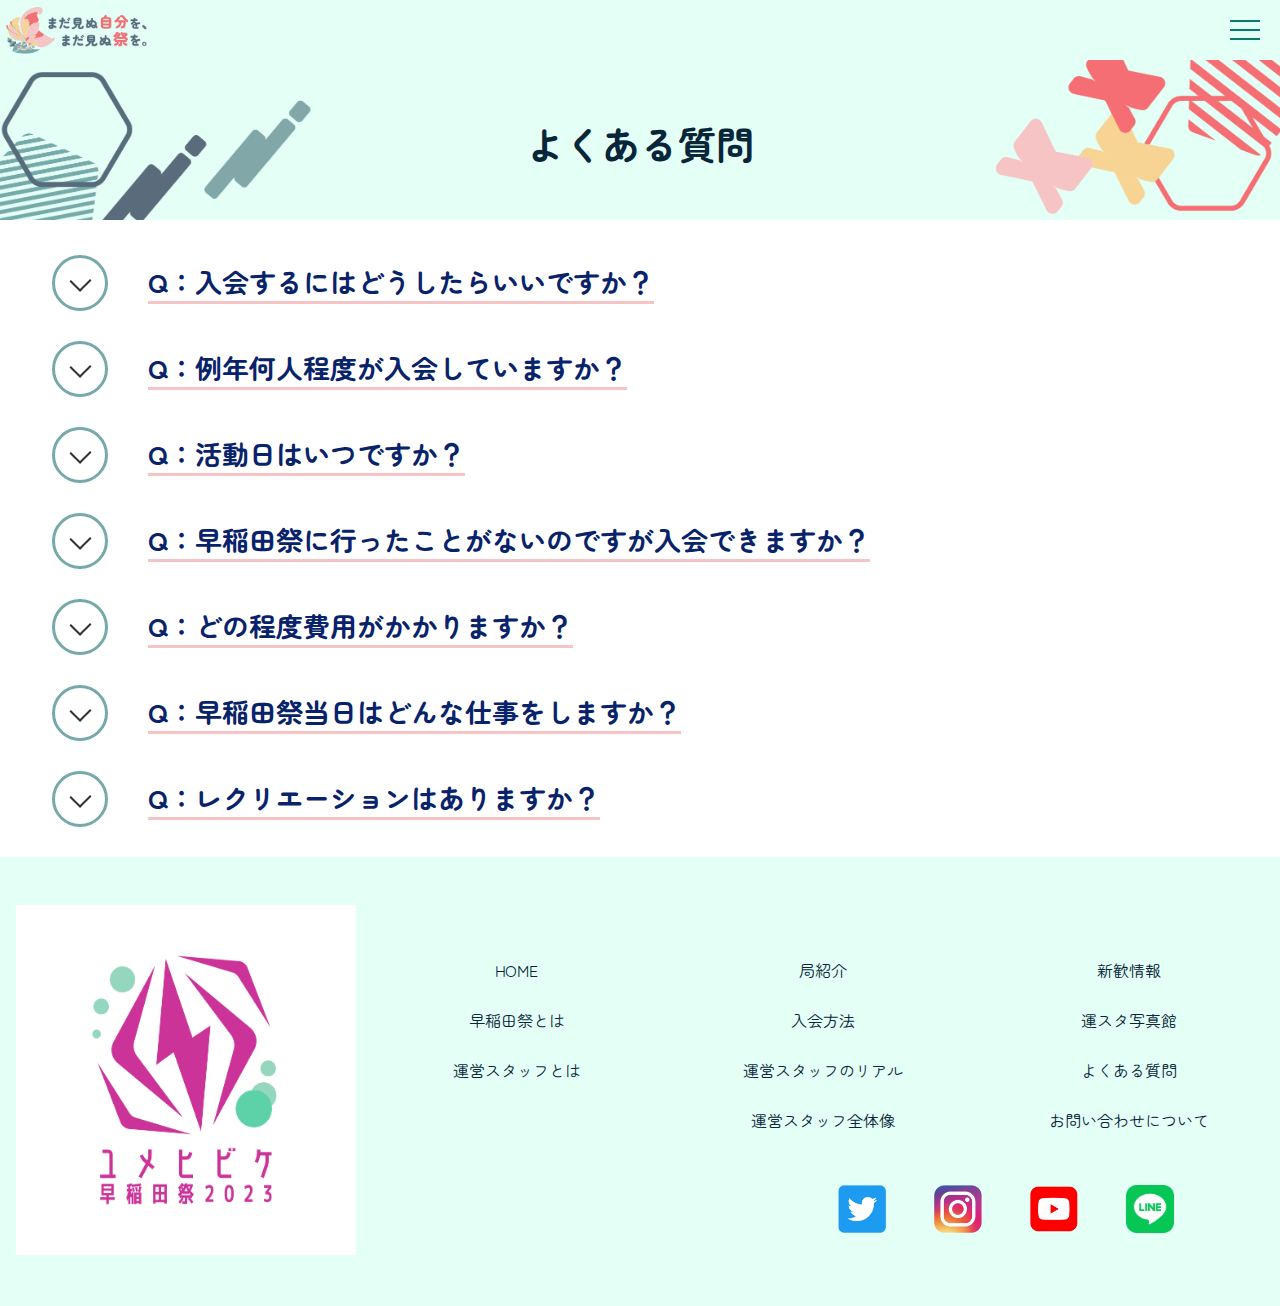
<file: pages/question.html>
<!DOCTYPE html>
<html lang="ja">
<head>
    <meta charset="utf-8">
    <title>2023早稲田祭運営スタッフ新歓</title>
    <link rel="preconnect" href="https://fonts.googleapis.com">
    <link rel="preconnect" href="https://fonts.gstatic.com" crossorigin>
    <link href="https://fonts.googleapis.com/css2?family=Zen+Maru+Gothic:wght@400;700&display=swap" rel="stylesheet">
    <link rel="stylesheet" media="(min-width: 1200px)" href="../static/css/index_pc.css">
    <link rel="stylesheet" media="(max-width: 1200px)" href="../static/css/index_mobile.css">
    <link rel="canonical" href="https://wasedasai.github.io/2023-Shinkan/index.html">
    <meta name="viewport" content="width=device-width,initial-scale=1.0">
    <meta name="description" content="早稲田祭運営スタッフ2023年度新歓用公式サイトです。"> 
    <meta name="keywords" content="早稲田祭,早稲田祭運営スタッフ,運スタ,早稲田">
    <meta property="og:url" content="https://wasedasai.github.io/2023-Shinkan/pages/about.html" />
    <meta property="og:type" content="article" />
    <meta property="og:title" content="2023早稲田祭運営スタッフ新歓サイト-よくある質問" />
    <meta property="og:description" content="早稲田祭運営スタッフ2023年度新歓用公式サイトです。" />
    <meta property="og:site_name" content="2023早稲田祭運営スタッフ新歓サイト" />
    <meta property="og:image" content="https://wasedasai.github.io/2023-Shinkan/static/img/logo_catch.png" />
    <meta name="twitter:card" content="summary_large_image" />
    <meta name="twitter:site" content="@staff_wasedasai" />
    <script src="https://ajax.googleapis.com/ajax/libs/jquery/3.4.1/jquery.min.js"></script>
    <script type="text/javascript" src="../static/js/index.js"></script>
</head>

<body>
    <header class="bar">
      
        <div class="menu">
            <span class="menu__line menu__line--top"></span>
            <span class="menu__line menu__line--center"></span>
            <span class="menu__line menu__line--bottom"></span>
      </div>
        <nav class="gnav">
            <div class="gnav__wrap">
                <ul class="gnav__menu">
                  <li class="gnav__menu__item"><a href="../index.html">Top</a></li>
                  <li class="gnav__menu__item"><a href="aboutus.html">運営スタッフとは</a></li>
                  <li class="gnav__menu__item"><a href="aboutfes.html">早稲田祭とは</a></li>
                  <li class="gnav__menu__item"><a href="aboutstaff.html">運営スタッフのリアル</a></li>
                  <li class="gnav__menu__item"><a href="introduce.html">局紹介</a></li>
                  <li class="gnav__menu__item"><a href="overall.html">運スタの全体像</a></li>
                  <li class="gnav__menu__item"><a href="photogallery.html">運スタ写真館</a></li>
                  <li class="gnav__menu__item"><a href="howto.html">入会方法</a></li>
                  <li class="gnav__menu__item"><a href="event.html">新歓情報</a></li>
                  <li class="gnav__menu__item"><a href="question.html">よくある質問</a></li>
                  <li class="gnav__menu__item"><a href="contact.html">お問合せについて</a></li>
                </ul>
            </div>
        </nav>
            <div class="logo">
                 <img src="../static/img/logo.png" height="50px">
                </div>
    </header>
    <div class="heroblue">
      <img src="../static/img/heroblue.png"class="herophoto">
      <p>よくある質問</p>
  </div>

    <ul class="accordion-area">

      <li><!--li ~ /li までが一つのアコーディオン-->
      <section>
      <div class="title">
      <div class="circle">
      <span class="formark"></span>
      </div>
      <div class="question">Q：入会するにはどうしたらいいですか？</div>
      </div>
      <div class="box">
      <p>A： <a href="howto.html">こちら</a>をご確認ください！</p>
      </div>
      </section>
      </li>
      
      <li>
        <section>
        <div class="title">
        <div class="circle">
        <span class="formark"></span>
        </div>
        <div class="question">Q：例年何人程度が入会していますか？</div>
        </div>
        <div class="box">
        <p>A：約300人程度入会しています！</p>
        </div>
        </section>
        </li>

        <li><!--li ~ /li までが一つのアコーディオン-->
          <section>
          <div class="title">
          <div class="circle">
          <span class="formark"></span>
          </div>
          <div class="question">Q：活動日はいつですか？</div>
          </div>
          <div class="box">
          <p>A： 基本的には月曜日と木曜日の6時限目から活動しています。局によっては、水曜日や金曜日も活動があります。また、早稲田祭直前は活動日が増えることがあります！</p>
          </div>
          </section>
          </li>

        <li>
          <section>
          <div class="title">
          <div class="circle">
          <span class="formark"></span>
          </div>
          <div class="question">Q：早稲田祭に行ったことがないのですが入会できますか？</div>
          </div>
          <div class="box">
          <p>
            A：もちろん入会できます！ 実際に早稲田祭に来場経験のなかったスタッフも多いですが、先輩が一から教えてくれるので不安になることはありません！
          </p>
          </div>
          </section>
          </li>        
          
          <li>
            <section>
            <div class="title">
            <div class="circle">
            <span class="formark"></span>
            </div>
            <div class="question">Q：どの程度費用がかかりますか？</div>
            </div>
            <div class="box">
            <p>
              A：運スタでの活動にかかる費用の内訳は、主に運営費とはっぴの購入費です。参考までに昨年度は運営費が12,000円、はっぴが7,500円でした。
            </p>
            </div>
            </section>
            </li>

            <li>
              <section>
              <div class="title">
              <div class="circle">
              <span class="formark"></span>
              </div>
              <div class="question">Q：早稲田祭当日はどんな仕事をしますか？</div>
              </div>
              <div class="box">
              <p>
                A：会場の警備や来場者案内、企画の運営をはじめ、さまざまなお仕事があります！ <br/>当日は忙しく大変ですが、その分当日にしか見られない景色を見ることができます！！<br/>
当日の様子は<a href="photogallery.html">こちら</a>から！！
              </p>
              </div>
              </section>
              </li>

              <li>
                <section>
                <div class="title">
                <div class="circle">
                <span class="formark"></span>
                </div>
                <div class="question">Q：レクリエーションはありますか？</div>
                </div>
                <div class="box">
                <p>
                  A：もちろんあります！！ <br/>昨年度は運スタ全体で運動会をしたり、みんなで早慶戦を観に行ったりしました！
                </p>
                </div>
                </section>
                </li>
              

      
      </ul>

 <footer class="footer">
    <div class="footer-inner">
      <div class="footer-body">
        <div class="footer-logo-container">
          <img class="footer-logo" src="../static/img/logo_catch.png"
          />
        </div>
        <div class="footer-navi-list">

          <hr />
          <ul class="nav-list">
           <li><a href="../index.html">HOME</a></li> <li><a href="aboutfes.html">早稲田祭とは</a></li>
            <li><a href="aboutus.html">運営スタッフとは</a></li>
          </ul>
          <hr />
          <ul class="nav-list">
            
            <li> <a href ="introduce.html">局紹介</a>
            </li>
            <li><a href ="howto.html">入会方法</a>
            </li>
            <li><a href="aboutstaff.html">
              運営スタッフのリアル
            </a></li>
            <li><a href="overall.html">運営スタッフ全体像</a></li>
          </ul>
          <hr />
          <ul class="nav-list">
            <li><a href ="event.html">新歓情報</a></li>
            <li><a href="photogallery.html">運スタ写真館</a></li>
            <li><a href="question.html">よくある質問</a></li>
            <li><a href="contact.html">お問い合わせについて</a></li>
          </ul>
        </div>
      </div>

      <div class="sns-links-container">
        <a
          href="https://twitter.com/wasedasai_new"
          target="_blank"
          rel="noopener noreferrer"
          ><img
            class="sns-link"
            src="../static/img/twitter.png"
            alt="twitterのリンク"
        /></a>
        <a
          href="https://instagram.com/wasedasai_new/"
          target="_blank"
          rel="noopener noreferrer"
          ><img
            class="sns-link"
            src="../static/img/instagram.png"
            alt="instagramのリンク"
        /></a>
        <a
          href="https://youtube.com/channel/UCwyXxBLHp1ku0arseLoIaGA"
          target="_blank"
          rel="noopener noreferrer"
          ><img
            class="sns-link"
            src="../static/img/youtube.png"
            alt="youtubeのリンク"
        /></a>
        <a
          href=" https://lin.ee/xsMkJ59"
          target="_blank"
          rel="noopener noreferrer"
          ><img
            class="sns-link"
            src="../static/img/line.png"
            alt="noteのリンク"
        /></a>
      </div>
    </div>
</footer>

<style>

body{
  background-color: #fff;
}

.bar{
  background-color: #E3FFF6;
}
  /*アコーディオン全体*/
.accordion-area{
    list-style: none;
    width: 95%;
    margin:0 auto;
}

.accordion-area li{
    margin: 30px 0;
}

.circle{
  border:3px solid #77A9AA;
  border-radius: 50%;
  width:50px;
  height:50px;
  position: relative;
  margin-right:20px;
}


/*アコーディオンタイトル*/
.title {
    position: relative;/*+マークの位置基準とするためrelative指定*/
    cursor: pointer;
    display: flex;
    align-items: center;
    font-size:1rem;
    font-weight: normal;
    transition: all .5s ease;
}

.question{
  font-size: 27px;
  font-weight: 700;
  color: #08236A;
  border-bottom: solid 3px #F7c4C6;
  margin-left: 20px;
}

/*アイコンの＋と×*/
.circle::before,
.circle::after{
    position: absolute;
    content:'';
    width: 15px;
    height: 2px;
    background-color: #333;
    
}
.circle::before{
    top:26.5px;
    left:13px;
    transform: rotate(45deg);
    
}
.circle::after{    
    top:26px;
    left:23px;
    transform: rotate(315deg);

}
/*　closeというクラスがついたら形状変化　*/
.circle.close::before{
	transform: rotate(45deg);
}

.circle.close::after{
	transform: rotate(-45deg);
}

/*アコーディオンで現れるエリア*/
.box {
    display: none;/*はじめは非表示*/
	  margin-left:80px;
    width:80%;
}

.box a{
  color:#77A9AA;
}
.box a:hover{
  color:#F7c4C6;
}

@media print, screen and (max-width: 1200px){
.question{
  font-size:18px;
  width:55%;
  font-weight: 700;
  color: #08236A;
  border-bottom: solid 3px #F7c4C6;
  margin-left: 20px;
}
.accordion-area{
  width: auto;
}
}
  </style>

<script src="https://code.jquery.com/jquery-3.4.1.min.js" integrity="sha256-CSXorXvZcTkaix6Yvo6HppcZGetbYMGWSFlBw8HfCJo=" crossorigin="anonymous"></script>
<script src="../static/js/question.js"></script>

</body>
</html>
</file>
<file: static/css/index_pc.css>
@import url('https://fonts.googleapis.com/css2?family=Zen+Maru+Gothic:wght@400;700&display=swap');

@media print, screen and (min-width: 1200px){
   
html{
    height: 100%;
}    
body {
  font-family: 'Zen Maru Gothic', sans-serif;
  background-color:#E3FFF6;
  margin: 0;
  width:100%;
  padding-top:60px;
  position: relative;
}
header{
    width:100%;
    height:60px;
    background-color: white;
    position: fixed;
    top:0;
  }
  
  .logo{
      padding-top: 5px;
  }
  
  .bar{
      z-index: 100;
      background-color: #E3FFF6;
  }
  
  /*menu*/
  .menu{
      height: 20px;/*menubar size*/
      width: 30px;/*menubar size*/
      position: fixed;/*menubar position*/
      right: 20px;/*menubar position*/
      top: 20px;/*menubar position*/
      z-index: 99;/*menubar 一番手前側に配置*/
      cursor: pointer;/*カーソルを指の形に変更*/
  }
  .menu__line{
      background: #0B7A6D;/*bar color*/
      display: block;/*https://saruwakakun.com/html-css/basic/display*/
      height: 2px;/*bar thickness*/
      position: absolute;/*絶対位置*/
      width: 100%;/*棒の長さ*/
      transition-duration: .1s;
  }
  .menu__line--center{
      top: 9px;/*棒の位置*/
          transition-duration: .1s;
  }
  .menu__line--bottom{
      bottom: 0;/*下の棒の位置*/
          transition-duration: .1s;
  }
  .menu__line--top.active{
      top: 8px;
      transform: rotate(45deg);/*上の棒の挙動*/
      background-color: #fff;
  }
  .menu__line--center.active{
      transform:scaleX(0);/*真ん中の棒の挙動*/
  }
  .menu__line--bottom.active{
      bottom: 10px;
      transform: rotate(135deg);/*下の棒の挙動*/
      background-color: #fff;
  }
  .bar.active{
      background-color: #77a9aa;
  }
  /*gnav*/
  /*箱*/
  
  .gnav{
      background: #E3FFF6;
      margin-top: 60px;
      height:100%;
      display:none;
      width: 100%;
      z-index: 98;
      position: fixed;
  }
  .gnav__wrap{
      align-items:center;
      text-align: center;
      display: flex;
      height: 100%;
      width: 100%;
      line-height: 0.5;
  }
  
  .gnav__menu{
      width:100%;
      position: absolute;
      left:50%;
      top:2px;
      height:90%;
      margin-bottom:30;
      overflow:auto;
      transform:translateX(-50%);
      list-style: none;
      padding: 0;
  }

  .gnav__menu::-webkit-scrollbar{
    width: 10px;
   }
   .gnav__menu::-webkit-scrollbar-track{
    background-color: #ccc;
   }
   .gnav__menu::-webkit-scrollbar-thumb{
    background-color: #77a9aa;
   }

  .gnav__menu__item{
      text-align: center;
      margin-bottom: 70px;
      
  }
  .gnav__menu__item a{
        color: #0B7A6D;
      font-size: 1.3em;
      font-weight: bold;
        text-decoration: none;
      transition:.5s;/*黒く変わるまで*/
  }
  .gnav__menu__item a:hover{
      color: #fff
  }


.footer {
    background-color: #E3FFF6;
    color: #08263A;
    padding: 3rem 1rem;
    position: relative;
  }
  
  .footer-inner {
    max-width: 1300px;
    margin: auto;
  }
  
  .footer-body {
    display: flex;
    justify-content: center;
  }
  
  .footer-logo-container {
    max-width: 320px;
    width: 330px;
    height: 100px;
  }
  .footer-logo{
    width: 340px;
    height: 350px;
  }
  
  .footer-navi-list {
    display: flex;
    width: 100%;
    height: 100%;
    padding: 0.3rem;
  }
  
  hr {
    display: none;
  }
  
  .nav-list {
    width: 380%;
    list-style: none;
    margin: 25px;
  }
  
  .nav-list li a {
    display: flex;
    color: #08263a;
    padding: 3px;
    text-decoration: none;
    list-style: none;
    font-weight: 400;
    width:100%;
    align-items: center;
    justify-content: center;
  }
  
  .nav-list li{
    text-align: center;
    margin:20px;
  }
  

  .nav-list li a:hover {
    color: #804b40;
  }
  
  
  .sns-links-container {
    display: flex;
    justify-content: right;
    gap: 3rem;
   padding-right: 90px;
   padding-bottom: 20px;
  }
  
  .sns-links-container .sns-link {
    width: 48px;
    transition-duration: 0.4s;
  }
  .text {
    display: flex;
    justify-content: center;
  }
  .etunenlogo {
    width: 36%;
    object-fit: cover;
  }
  

.paragraph{
    width:100%;
    letter-spacing: 0.5px;
    line-height: 14px;
    font-size: 14px;
    padding-bottom: 8px;
    font-weight: 400;
    color:#08263a;
}

.section-title1{
  position: relative;
  height:100px;
  width:280px;
}

.section1-img{
  height:90%;
}

.section1-text{
position: absolute;
top:35%;
left:10%;
font-size:27px;
font-weight: 700;
}

.section-title2{
  position: relative;
  height:100px;
  width:250px;
}

.section2-img{
  height:90%;
}

.section2-text{
position: absolute;
top:35%;
left:13%;
font-size:27px;
font-weight: 700;
}



.blocktitle-green{
  margin-bottom: 16px;
  margin-left: 8px;
  position: relative;
  display: inline;
  margin: 0 auto;
  font-size: 24px;
}
.blocktitle-green::after{
  content: '';
  position: absolute;
  left: -5px;
  bottom: -4px; /*下線の上下位置調整*/
  display: inline-block;
  width: calc(100% + 5px); /*下線の幅*/
  height: 3px; /*下線の太さ*/
  background-color: #77a9aa; /*下線の色*/
  border-radius: 2px;
}
.blocktitle-yellow{
  margin-bottom: 16px;
  margin-left: 8px;
  position: relative;
  display: inline;
  margin: 0 auto;
  font-size: 24px;
}
.blocktitle-yellow::after {
  content: '';
  position: absolute;
  left: -5px;
  bottom: -4px; /*下線の上下位置調整*/
  display: inline-block;
  width: calc(100% + 5px); /*下線の幅*/
  height: 3px; /*下線の太さ*/
  background-color: #f7d494; /*下線の色*/
  border-radius: 2px;
  
}
  

.blocktitle-pink{
  margin-bottom: 16px;
  margin-left: 8px;
  position: relative;
  display: inline;
  margin: 0 auto;
  font-size: 24px;
}
.blocktitle-pink::after{
  content: '';
  position: absolute;
  left: -5px;
  bottom: -4px; /*下線の上下位置調整*/
  display: inline-block;
  width: calc(100% + 5px); /*下線の幅*/
  height: 3px; /*下線の太さ*/
  background-color: #f7c4c6; /*下線の色*/
  border-radius: 2px;
}

.blocktitle-navy{
  margin-bottom: 16px;
  margin-left: 8px;
  position: relative;
  display: inline;
  margin: 0 auto;
  font-size: 24px;
}
.blocktitle-navy::after{
  content: '';
  position: absolute;
  left: -5px;
  bottom: -4px; /*下線の上下位置調整*/
  display: inline-block;
  width: calc(100% + 5px); /*下線の幅*/
  height: 3px; /*下線の太さ*/
  background-color: #566c7d; /*下線の色*/
  border-radius: 2px;
}

/*hero青*/
.heroblue{
  position: relative;
}
.herophoto{
  width: 100%;
}
.heroblue p {
position:absolute;
top: 50%;
left: 50%;
-ms-transform: translate(-50%,-50%);
-webkit-transform: translate(-50%,-50%);
transform: translate(-50%,-50%);
margin:0;
padding:0;
font-size: 3vw;
font-weight: bold;
color: #08263A;
}
/*hero白*/
.herowhite{
  position: relative;
}
.herophoto{
  width: 100%;
}

.herowhite p {
  position:absolute;
  top: 50%;
  left: 50%;
  -ms-transform: translate(-50%,-50%);
  -webkit-transform: translate(-50%,-50%);
  transform: translate(-50%,-50%);
  margin:0;
  padding:0;
  font-size: 3vw;
  font-weight: bold;
  color: #08263A;
}


/*squarelink　ピンク*/
*,
*:before,
*:after {
    -webkit-box-sizing: inherit;
    box-sizing: inherit;
  }
  
  .squarelinkpink a {
    -webkit-box-sizing: border-box;
    box-sizing: border-box;
  }
  .squarelinkpink{
    width:251px;
    height: 112px;
    line-height: 112px;
  }

  .btn-pink {
    font-size: 1rem;
    font-weight: bold;
    line-height: 1.5;
    position: relative;
    display:table-cell;
    padding: 1rem 4rem;
    cursor: pointer;
    -webkit-user-select: none;
    -moz-user-select: none;
    -ms-user-select: none;
    user-select: none;
    -webkit-transition: all 0.3s;
    transition: all 0.3s;
    vertical-align: middle;
    text-align: center;
    text-decoration: none;
    letter-spacing: 0.1em;
    color: #08263A;
  }
  
  a.btn-border-shadow {
    padding: calc(1.5rem - 12px) 3rem 1.5rem;
    border-radius: 20px;
  }
  
  a.btn-border-shadow:before {
    position: absolute;
    top: -16px;
    left: -16px;
    width: 251px;
    height: 112px;
    content: "";
    -webkit-transition: all 0.3s ease;
    transition: all 0.3s ease;
    border: 3px solid #566C7D;
  }
  
  a.btn-border-shadow:hover {
    padding: calc(1.5rem - 6px) 3rem;
  }
  
  a.btn-border-shadow:hover:before {
    top: 0;
    left: 0;
  }
  
  a.btn-border-shadow--color {
    border-radius: 0;
    background: #F7C4C6;
    border-radius: 20px;
    width: 251px;
    height: 112px;
  }
  
  a.btn-border-shadow--color:before {
    border-radius: 20px;
  }
 /*squarelink　緑*/
 *,
 *:before,
 *:after {
     -webkit-box-sizing: inherit;
     box-sizing: inherit;
   }
   
   .squarelinkgreen a {
     -webkit-box-sizing: border-box;
     box-sizing: border-box;
   }
   
   .btn-green,
   a.btn-green,
   button.btn-green{
     font-size: 0.96rem;
     font-weight: bold;
     line-height: 1.5;
     position: relative;
     display: table-cell;
     padding: 1rem 4rem;
     cursor: pointer;
     -webkit-user-select: none;
     -moz-user-select: none;
     -ms-user-select: none;
     user-select: none;
     -webkit-transition: all 0.3s;
     transition: all 0.3s;
     vertical-align: middle;
     text-align: center;
     text-decoration: none;
     letter-spacing: 0;
     color: #fff;
   }
   
   a.btn-border-shadow-green {
     padding: calc(1.5rem - 12px) 3rem 1.5rem;
     border-radius: 20px;
   }
   
   a.btn-border-shadow-green:before {
     position: absolute;
     top: -16px;
     left: -16px;
     width: 251px;
     height: 112px;
     content: "";
     -webkit-transition: all 0.3s ease;
     transition: all 0.3s ease;
     border: 3px solid #566C7D;
   }
   
   a.btn-border-shadow-green:hover {
     padding: calc(1.5rem - 6px) 3rem;
   }
   
   a.btn-border-shadow-green:hover:before {
     top: 0;
     left: 0;
   }
   
   a.btn-border-shadow--color-green {
     border-radius: 0;
     background: #77A9AA;
     border-radius: 20px;
     width: 251px;
     height: 112px;
   }
   
   a.btn-border-shadow--color-green:before {
     border-radius: 20px;
   }
/*squarelink　黄*/
*,
*:before,
*:after {
    -webkit-box-sizing: inherit;
    box-sizing: inherit;
  }
  
  .squarelinkyellow a {
    -webkit-box-sizing: border-box;
    box-sizing: border-box;
  }
  
  .btn-yellow,
  a.btn-yellow,
  button.btn-yellow{
    font-size: 1rem;
    font-weight: bold;
    line-height: 1.5;
    position: relative;
    display: table-cell;
    padding: 1rem 4rem;
    cursor: pointer;
    -webkit-user-select: none;
    -moz-user-select: none;
    -ms-user-select: none;
    user-select: none;
    -webkit-transition: all 0.3s;
    transition: all 0.3s;
    vertical-align: middle;
    text-align: center;
    text-decoration: none;
    letter-spacing: 0.1em;
    color: #08263A;
  }
  
  a.btn-border-shadow-yellow {
    padding: calc(1.5rem - 12px) 3rem 1.5rem;
    border-radius: 20px;
  }
  
  a.btn-border-shadow-yellow:before {
    position: absolute;
    top: -16px;
    left: -16px;
    width: 251px;
    height: 112px;
    content: "";
    -webkit-transition: all 0.3s ease;
    transition: all 0.3s ease;
    border: 3px solid #566C7D;
  }
  
  a.btn-border-shadow-yellow:hover {
    padding: calc(1.5rem - 6px) 3rem;
  }
  
  a.btn-border-shadow-yellow:hover:before {
    top: 0;
    left: 0;
  }
  
  a.btn-border-shadow--color-yellow {
    border-radius: 0;
    background: #F7D494;
    border-radius: 20px;
    width: 251px;
    height: 112px;
  }
  
  a.btn-border-shadow--color-yellow:before {
    border-radius: 20px;
  }
/*squarelink　赤*/
*,
*:before,
*:after {
    -webkit-box-sizing: inherit;
    box-sizing: inherit;
  }
  
  .squarelinkred a {
    -webkit-box-sizing: border-box;
    box-sizing: border-box;
  }
  
  .btn-red,
  a.btn-red,
  button.btn-red{
    font-size: 1.6rem;
    font-weight: bold;
    line-height: 1.5;
    position: relative;
    display: table-cell;
    padding: 1rem 4rem;
    cursor: pointer;
    -webkit-user-select: none;
    -moz-user-select: none;
    -ms-user-select: none;
    user-select: none;
    -webkit-transition: all 0.3s;
    transition: all 0.3s;
    vertical-align: middle;
    text-align: center;
    text-decoration: none;
    letter-spacing: 0.1em;
    color: #ffffff;
  }
  
  a.btn-border-shadow-red {
    padding: calc(1.5rem - 12px) 3rem 1.5rem;
    border-radius: 20px;
  }

  a.btn-border-shadow-red:before {
    position: absolute;
    top: -16px;
    left: -16px;
    width: 251px;
    height: 112px;
    content: "";
    -webkit-transition: all 0.3s ease;
    transition: all 0.3s ease;
    border: 3px solid #566C7D;
  }
  
  a.btn-border-shadow-red:hover {
    padding: calc(1.5rem - 6px) 3rem;
  }
  
  a.btn-border-shadow-red:hover:before {
    top: 0;
    left: 0;
  }
  
  a.btn-border-shadow--color-red {
    border-radius: 0;
    background: #F46E74;
    border-radius: 20px;
    width: 251px;
    height: 112px;
  }
  
  a.btn-border-shadow--color-red:before {
    border-radius: 20px;
  }
}
</file>
<file: static/css/index_mobile.css>
@import url('https://fonts.googleapis.com/css2?family=Zen+Maru+Gothic:wght@400;700&display=swap');

@media print, screen and (max-width:1200px){

  body {
    font-family: 'Zen Maru Gothic', sans-serif;
    background-color: #E3FFF6;
    margin: 0;
    width:100%;
    padding-top:60px;
  }
  
  header{
  width:100%;
  height:60px;
  background-color: white;
  position: fixed;
  top:0;
  }
  .logo{
    padding-top: 5px;
}
.bar{
    z-index: 100;
}

.blocktitle-green{
  margin-bottom: 16px;
  margin-left: 8px;
  position: relative;
  display: inline;
  margin: 0 auto;
  font-size: 24px;
}
.blocktitle-green::after{
  content: '';
  position: absolute;
  left: -5px;
  bottom: -4px; /*下線の上下位置調整*/
  display: inline-block;
  width: calc(100% + 5px); /*下線の幅*/
  height: 3px; /*下線の太さ*/
  background-color: #77a9aa; /*下線の色*/
  border-radius: 2px;
}
.blocktitle-yellow{
  margin-bottom: 16px;
  margin-left: 8px;
  position: relative;
  display: inline;
  margin: 0 auto;
  font-size: 24px;
}
.blocktitle-yellow::after {
  content: '';
  position: absolute;
  left: -5px;
  bottom: -4px; /*下線の上下位置調整*/
  display: inline-block;
  width: calc(100% + 5px); /*下線の幅*/
  height: 3px; /*下線の太さ*/
  background-color: #f7d494; /*下線の色*/
  border-radius: 2px;
  
}
  

.blocktitle-pink{
  margin-bottom: 16px;
  margin-left: 8px;
  position: relative;
  display: inline;
  margin: 0 auto;
  font-size: 24px;
}
.blocktitle-pink::after{
  content: '';
  position: absolute;
  left: -5px;
  bottom: -4px; /*下線の上下位置調整*/
  display: inline-block;
  width: calc(100% + 5px); /*下線の幅*/
  height: 3px; /*下線の太さ*/
  background-color: #f7c4c6; /*下線の色*/
  border-radius: 2px;
}

.blocktitle-navy{
  margin-bottom: 16px;
  margin-left: 8px;
  position: relative;
  display: inline;
  margin: 0 auto;
  font-size: 24px;
}
.blocktitle-navy::after{
  content: '';
  position: absolute;
  left: -5px;
  bottom: -4px; /*下線の上下位置調整*/
  display: inline-block;
  width: calc(100% + 5px); /*下線の幅*/
  height: 3px; /*下線の太さ*/
  background-color: #566c7d; /*下線の色*/
  border-radius: 2px;
}


 /*menu*/
  .menu{
      height: 20px;/*menubar size*/
      width: 30px;/*menubar size*/
      position: fixed;/*menubar position*/
      right: 20px;/*menubar position*/
      top: 20px;/*menubar position*/
      z-index: 99;/*menubar 一番手前側に配置*/
      cursor: pointer;/*カーソルを指の形に変更*/
  }
  .menu__line{
      background: #0B7A6D;/*bar color*/
      display: block;/*https://saruwakakun.com/html-css/basic/display*/
      height: 2px;/*bar thickness*/
      position: absolute;/*絶対位置*/
      width: 100%;/*棒の長さ*/
      transition-duration: .1s;
  }
  .menu__line--center{
      top: 9px;/*棒の位置*/
          transition-duration: .1s;
  }
  .menu__line--bottom{
      bottom: 0;/*下の棒の位置*/
          transition-duration: .1s;
  }
  .menu__line--top.active{
    top: 8px;
    transform: rotate(45deg);/*上の棒の挙動*/
    background-color: #fff;
}
.menu__line--center.active{
    transform:scaleX(0);/*真ん中の棒の挙動*/
}
.menu__line--bottom.active{
    bottom: 10px;
    transform: rotate(135deg);/*下の棒の挙動*/
    background-color: #fff;
}
.bar.active{
    background-color: #77a9aa;
}
  /*gnav*/
  /*箱*/
  
  .gnav{
      background:#E3FFF6;
      margin-top: 60px;
      height: 100%;
      display:none;
      width: 100%;
      z-index: 98;
      position: fixed;
  }
  .gnav__wrap{
      align-items:center;
      text-align: center;
      display: flex;
      height: 100%;
      width: 100%;
      line-height: 0.5;
    }
  
    .gnav__menu{
      width:100%;
      position: absolute;
      left:50%;
      top:2px;
      height:90%;
      margin-bottom:30;
      overflow:auto;
      transform:translateX(-50%);
      list-style: none;
      padding: 0;
  }

  .gnav__menu::-webkit-scrollbar{
    width: 10px;
   }
   .gnav__menu::-webkit-scrollbar-track{
    background-color: #ccc;
   }
   .gnav__menu::-webkit-scrollbar-thumb{
    background-color: #77a9aa;
   }

  .gnav__menu__item{
      text-align: center;
      margin-bottom: 70px;
  }
  .gnav__menu__item a{
      color: #77A9AA;
      font-size: 1.3em;
      font-weight: bold;
      text-decoration: none;
      transition:.5s;/*黒く変わるまで*/
  }
  .gnav__menu__item a:hover{
      color: #fff
  }
  
  .footer {
    background-color: #E3FFF6;
    color:#08263A;
    padding: 3rem 1rem;
    position: relative;
  }
  
  .footer-inner {
    max-width: 1200px;
    margin: auto;
  }
  
  .footer-body {
    display: flex;
    justify-content: center;
  }
  
  .footer-logo-container {
    max-width: 240px;
  }
  .footer-logo{
    width:150px;
    display: none;
  }
  
  .footer-navi-list {
    display: flex;
    width: 100%;
    height: 100%;
    padding: 0.5rem;
    display: none;
  }
  
  hr {
    display: none;
  }
  
  .nav-list {
    width: 100%;
  }
  
  .nav-list li a {
    display: flex;
    width: 100%;
    height: 100%;
    padding: 0.5rem 1rem;
    color: #4c2219;
    text-decoration: none;
  }
  
  .nav-list li a:hover {
    color: #804b40;
  }
  
  .footer-sns-title {
    text-align: center;
    color: #4c2219;
    padding-top: 1rem;
  }
  
  .sns-links-container {
    display: flex;
    justify-content: center;
    gap: 3rem;
    padding-top: 1rem;
    flex-wrap: wrap;
  }
  
  .sns-links-container .sns-link {
    width: 48px;
    filter: drop-shadow(4px 4px 2px rgb(0 0 0 / 0.4));
    transition-duration: 0.4s;
  }
  .sns-links-container .sns-link:hover {
    filter: drop-shadow(8px 8px 4px rgb(0 0 0 / 0.4));
  }
  .text {
    display: flex;
    justify-content: center;
  }
  .etunenlogo {
    width: 36%;
    object-fit: cover;
  }
  


  .paragraph{
    letter-spacing: 0.5px;
    line-height: 14px;
    font-size: 14px;
    padding-bottom: 8px;
    font-weight: 400;
    color:#08263a;
 }

 .section-title1{
  position: relative;
  height:100px;
  width:250px;
}

.section1-img{
  height:90%;
}

.section1-text{
position: absolute;
top:43%;
left:10%;
font-size:20px;
font-weight: 700;
}

.section-title2{
  position: relative;
  height:100px;
  width:250px;
}

.section2-img{
  height:90%;
}

.section2-text{
position: absolute;
top:43%;
left:13%;
font-size:20px;
font-weight: 700;
}
  
 /*squarelink　ピンク*/
*,
*:before,
*:after {
    -webkit-box-sizing: inherit;
    box-sizing: inherit;
  }
  
  .squarelinkpink a {
    -webkit-box-sizing: border-box;
    box-sizing: border-box;
  }
  .squarelinkpink{
    width:251px;
    height: 112px;
    line-height: 112px;
  }
  .btn-pink{
    font-size: 1rem;
    font-weight: bold;
    line-height: 1.5;
    position: relative;
    display: table-cell;
    padding: 1rem 4rem;
    cursor: pointer;
    -webkit-user-select: none;
    -moz-user-select: none;
    -ms-user-select: none;
    user-select: none;
    -webkit-transition: all 0.3s;
    transition: all 0.3s;
    vertical-align: middle;
    text-align: center;
    text-decoration: none;
    letter-spacing: 0;
    color: #08263A;
  }
  
  a.btn-border-shadow {
    padding: calc(1.5rem - 12px) 3rem 1.5rem;
    border-radius: 20px;
  }
  
  a.btn-border-shadow:before {
    position: absolute;
    top: -16px;
    left: -16px;
    width: 251px;
    height: 112px;
    content: "";
    -webkit-transition: all 0.3s ease;
    transition: all 0.3s ease;
    border: 3px solid #566C7D;
  }
  
  a.btn-border-shadow:hover {
    padding: calc(1.5rem - 6px) 3rem;
  }
  
  a.btn-border-shadow:hover:before {
    top: 0;
    left: 0;
  }
  
  a.btn-border-shadow--color {
    border-radius: 0;
    background: #F7C4C6;
    border-radius: 20px;
    width: 251px;
    height: 112px;
  }
  
  a.btn-border-shadow--color:before {
    border-radius: 20px;
  }
 /*squarelink　緑*/
 *,
 *:before,
 *:after {
     -webkit-box-sizing: inherit;
     box-sizing: inherit;
   }
   
   .squarelinkgreen a {
     -webkit-box-sizing: border-box;
     box-sizing: border-box;
   }
   
   .btn-green,
   a.btn-green,
   button.btn-green{
     font-size: 0.96rem;
     font-weight: bold;
     line-height: 1.5;
     position: relative;
     display: table-cell;
     padding: 1rem 4rem;
     cursor: pointer;
     -webkit-user-select: none;
     -moz-user-select: none;
     -ms-user-select: none;
     user-select: none;
     -webkit-transition: all 0.3s;
     transition: all 0.3s;
     vertical-align: middle;
     text-align: center;
     text-decoration: none;
     letter-spacing: 0;
     color: #fff;
   }
   
   a.btn-border-shadow-green {
     padding: calc(1.5rem - 12px) 3rem 1.5rem;
     border-radius: 20px;
   }
   
   a.btn-border-shadow-green:before {
     position: absolute;
     top: -16px;
     left: -16px;
     width: 251px;
     height: 112px;
     content: "";
     -webkit-transition: all 0.3s ease;
     transition: all 0.3s ease;
     border: 3px solid #566C7D;
   }
   
   a.btn-border-shadow-green:hover {
     padding: calc(1.5rem - 6px) 3rem;
   }
   
   a.btn-border-shadow-green:hover:before {
     top: 0;
     left: 0;
   }
   
   a.btn-border-shadow--color-green {
     border-radius: 0;
     background: #77A9AA;
     border-radius: 20px;
     width: 251px;
     height: 112px;
   }
   
   a.btn-border-shadow--color-green:before {
     border-radius: 20px;
   }
/*squarelink　黄*/
*,
*:before,
*:after {
    -webkit-box-sizing: inherit;
    box-sizing: inherit;
  }
  
  .squarelinkyellow a {
    -webkit-box-sizing: border-box;
    box-sizing: border-box;
  }
  
  .btn-yellow{
    font-size: 1rem;
    font-weight: bold;
    line-height: 1.5;
    position: relative;
    display: table-cell;
    padding: 1rem 4rem;
    cursor: pointer;
    -webkit-user-select: none;
    -moz-user-select: none;
    -ms-user-select: none;
    user-select: none;
    -webkit-transition: all 0.3s;
    transition: all 0.3s;
    vertical-align: middle;
    text-align: center;
    text-decoration: none;
    letter-spacing: 0;
    color: #08263A;
  }
  
  a.btn-border-shadow-yellow {
    padding: calc(1.5rem - 12px) 3rem 1.5rem;
    border-radius: 20px;
  }
  
  a.btn-border-shadow-yellow:before {
    position: absolute;
    top: -16px;
    left: -16px;
    width: 251px;
    height: 112px;
    content: "";
    -webkit-transition: all 0.3s ease;
    transition: all 0.3s ease;
    border: 3px solid #566C7D;
  }
  
  a.btn-border-shadow-yellow:hover {
    padding: calc(1.5rem - 6px) 3rem;
  }
  
  a.btn-border-shadow-yellow:hover:before {
    top: 0;
    left: 0;
  }
  
  a.btn-border-shadow--color-yellow {
    border-radius: 0;
    background: #F7D494;
    border-radius: 20px;
    width: 251px;
    height: 112px;
  }
  
  a.btn-border-shadow--color-yellow:before {
    border-radius: 20px;
  }
/*squarelink　赤*/
*,
*:before,
*:after {
    -webkit-box-sizing: inherit;
    box-sizing: inherit;
  }
  
  .squarelinkred a {
    -webkit-box-sizing: border-box;
    box-sizing: border-box;
  }
  
  .btn-red{
    font-size: 1.6rem;
    font-weight: bold;
    line-height: 1.5;
    position: relative;
    display: table-cell;
    padding: 1rem 4rem;
    cursor: pointer;
    -webkit-user-select: none;
    -moz-user-select: none;
    -ms-user-select: none;
    user-select: none;
    -webkit-transition: all 0.3s;
    transition: all 0.3s;
    vertical-align: middle;
    text-align: center;
    text-decoration: none;
    letter-spacing: 0.1em;
    color: #ffffff;
  }
  
  a.btn-border-shadow-red {
    padding: calc(1.5rem - 12px) 3rem 1.5rem;
    border-radius: 20px;
  }
  
  a.btn-border-shadow-red:before {
    position: absolute;
    top: -16px;
    left: -16px;
    width: 251px;
    height: 112px;
    content: "";
    -webkit-transition: all 0.3s ease;
    transition: all 0.3s ease;
    border: 3px solid #566C7D;
  }
  
  a.btn-border-shadow-red:hover {
    padding: calc(1.5rem - 6px) 3rem;
  }
  
  a.btn-border-shadow-red:hover:before {
    top: 0;
    left: 0;
  }
  
  a.btn-border-shadow--color-red {
    border-radius: 0;
    background: #F46E74;
    border-radius: 20px;
    width: 251px;
    height: 112px;
  }
  
  a.btn-border-shadow--color-red:before {
    border-radius: 20px;
  }

/*hero青*/
.heroblue{
    position: relative;
}
.herophoto{
    width: 100%;
}

.heroblue p {
    position:absolute;
    top: 50%;
    left: 50%;
    -ms-transform: translate(-50%,-50%);
    -webkit-transform: translate(-50%,-50%);
    transform: translate(-50%,-50%);
    margin:0;
    padding:0;
    font-size: 5vw;
    font-weight: bold;
    color: #08263A;
}

/*hero白*/
.herowhite{
    position: relative;
}
.herophoto{
    width: 100%;
}

.herowhite p {
    position:absolute;
    top: 50%;
    left: 50%;
    -ms-transform: translate(-50%,-50%);
    -webkit-transform: translate(-50%,-50%);
    transform: translate(-50%,-50%);
    margin:0;
    padding:0;
    font-size: 5vw;
    font-weight: bold;
    color: #08263A;
}
}
</file>
